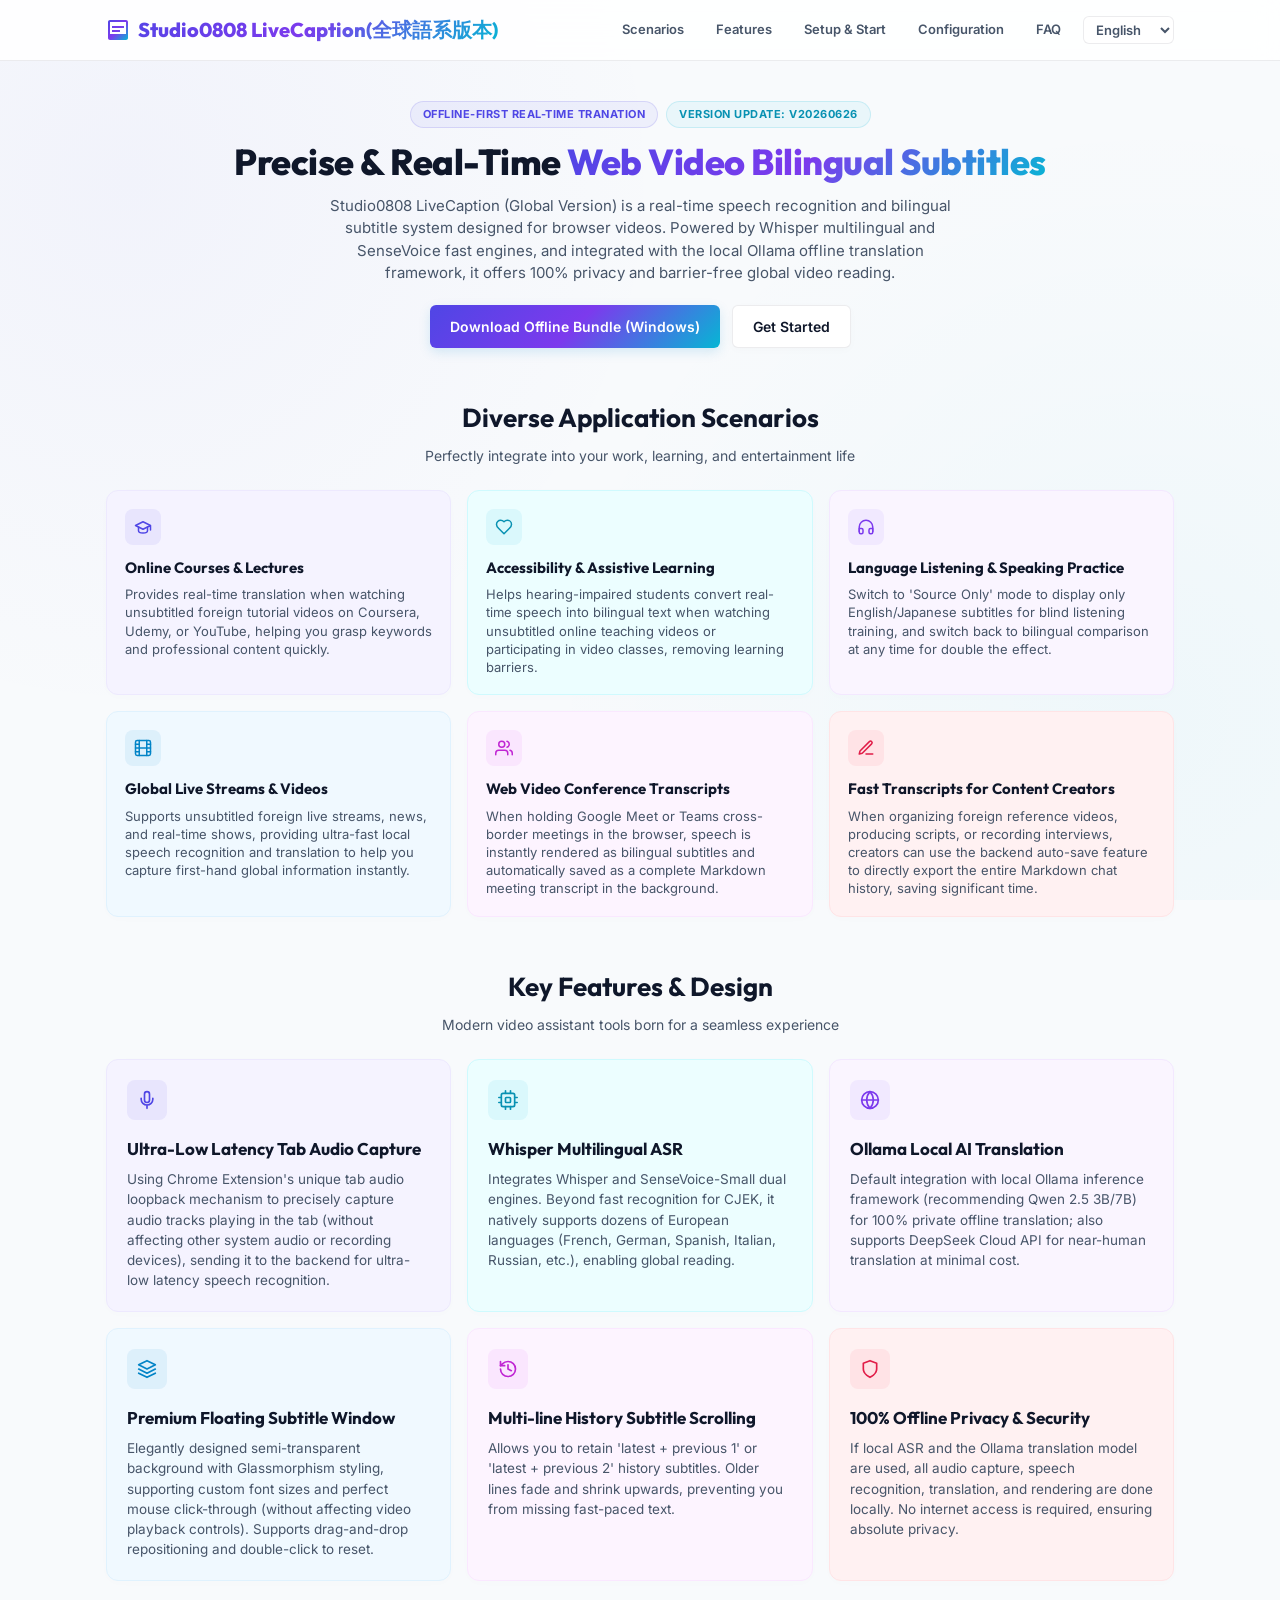
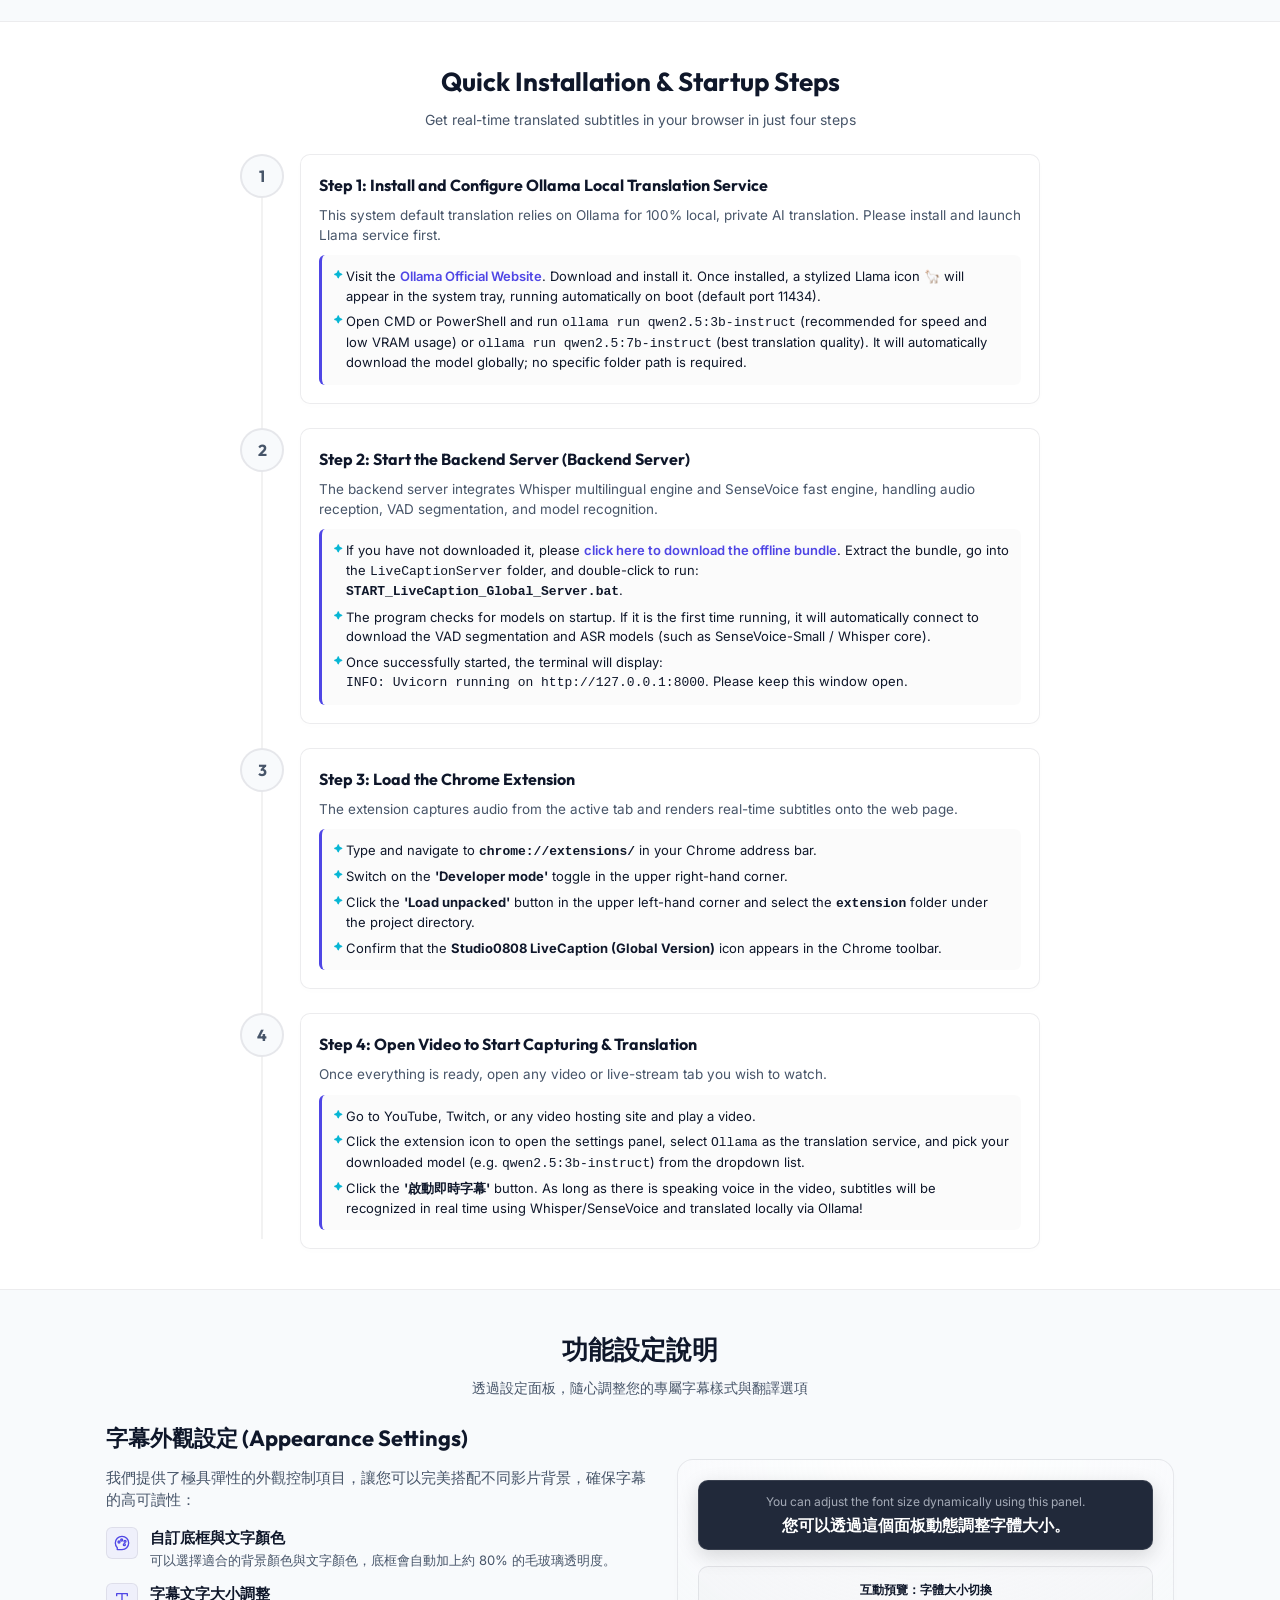
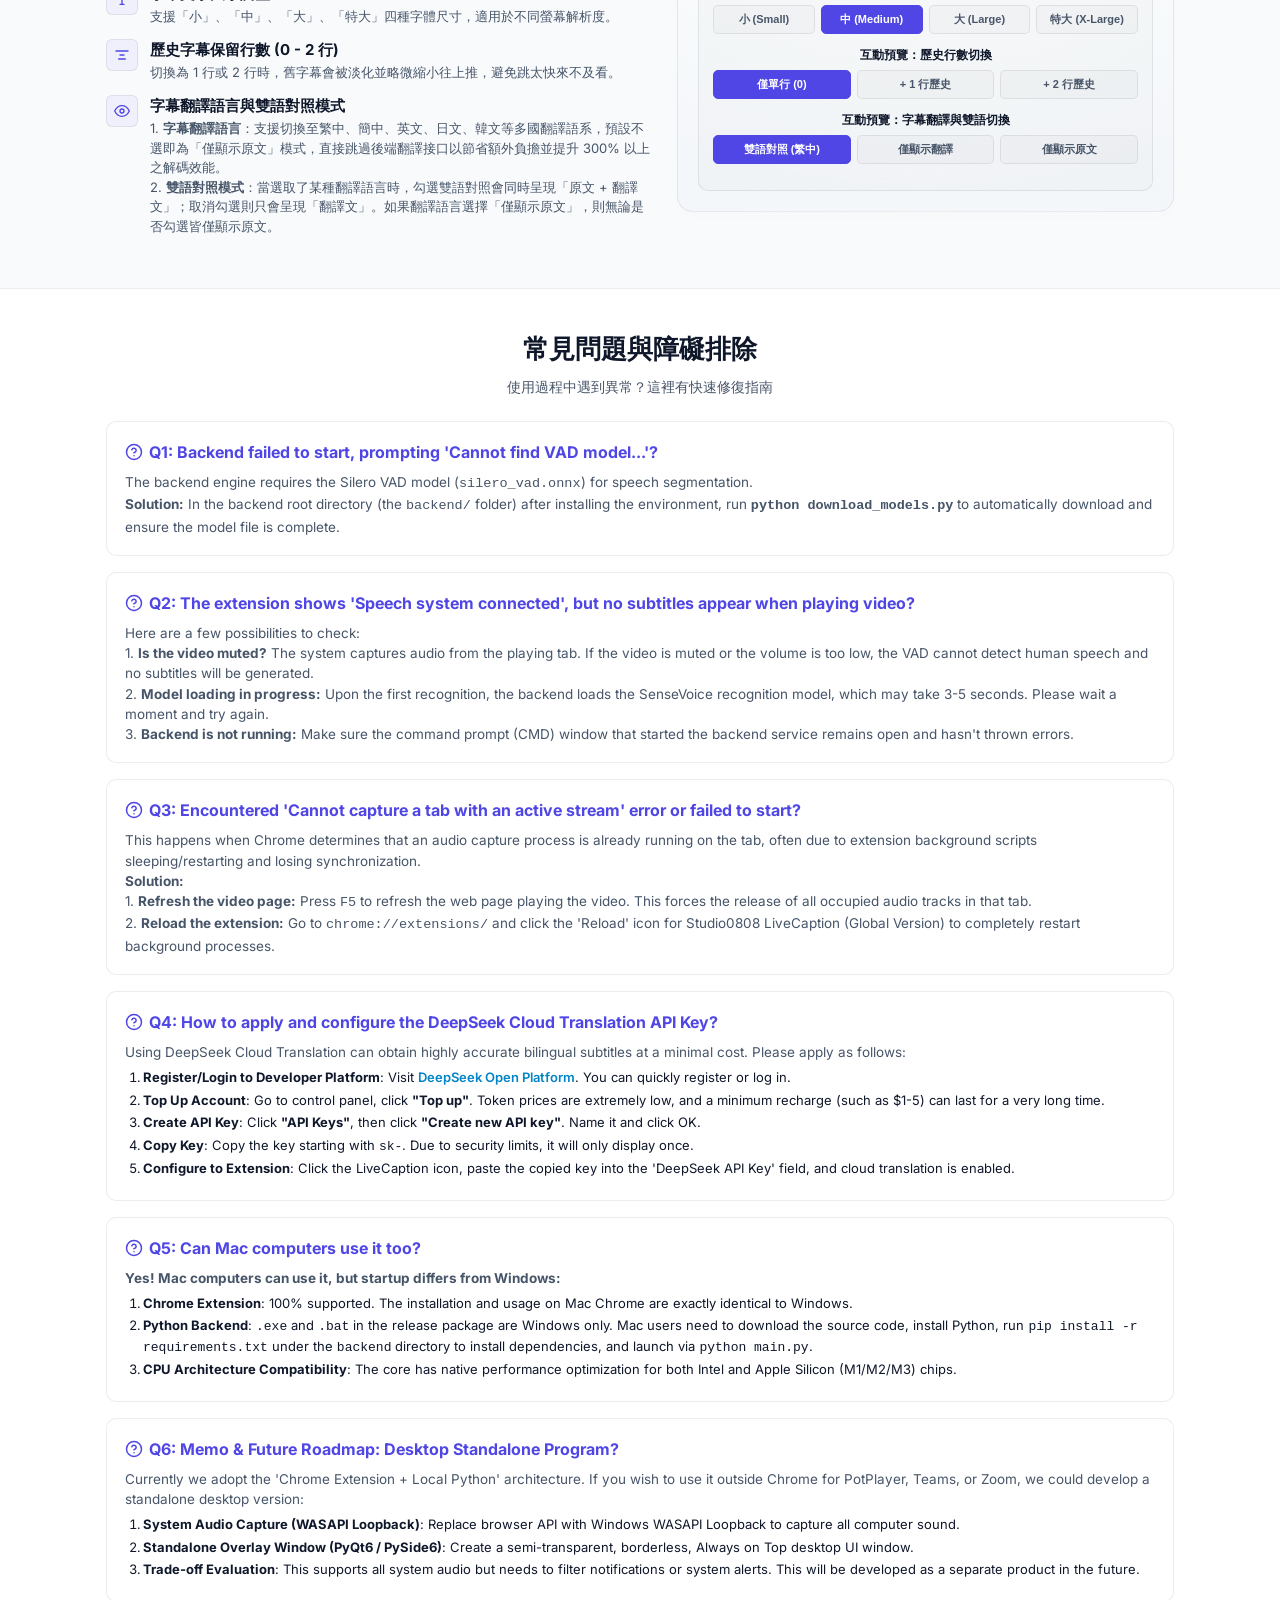
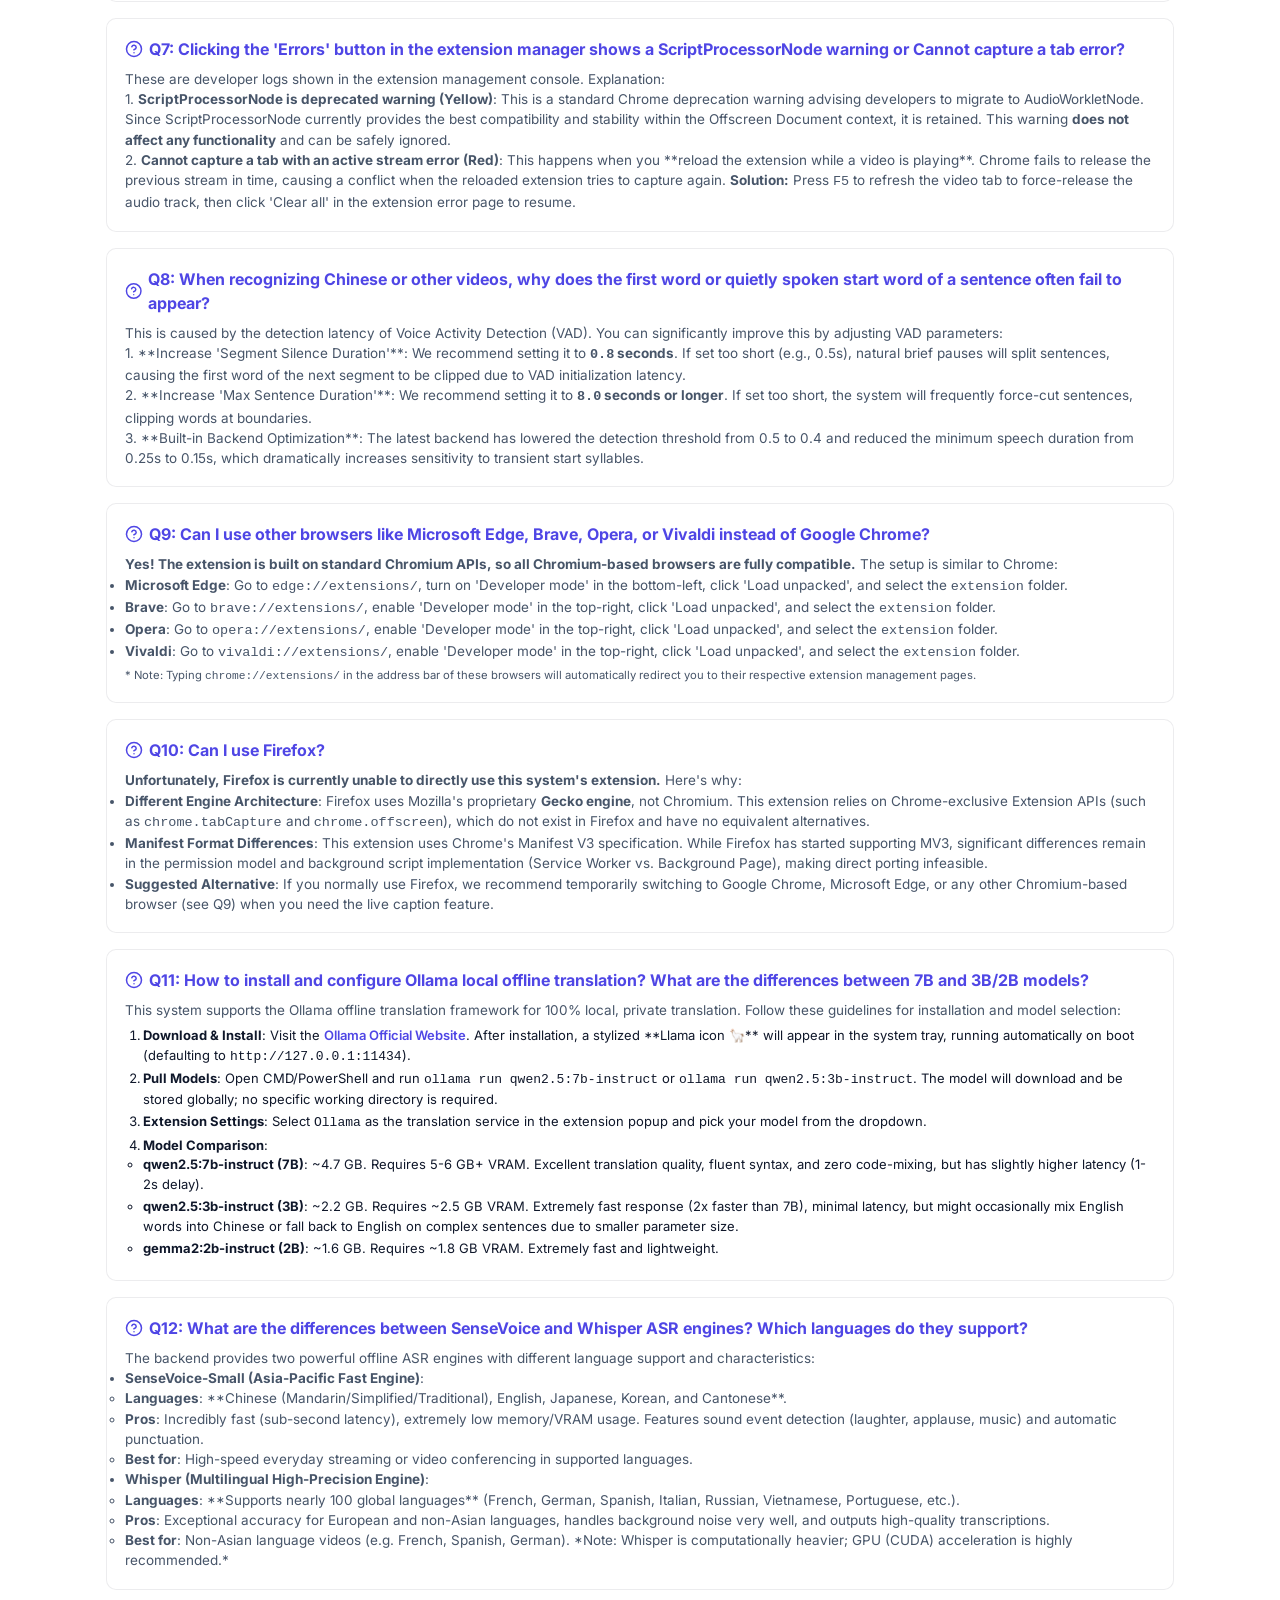
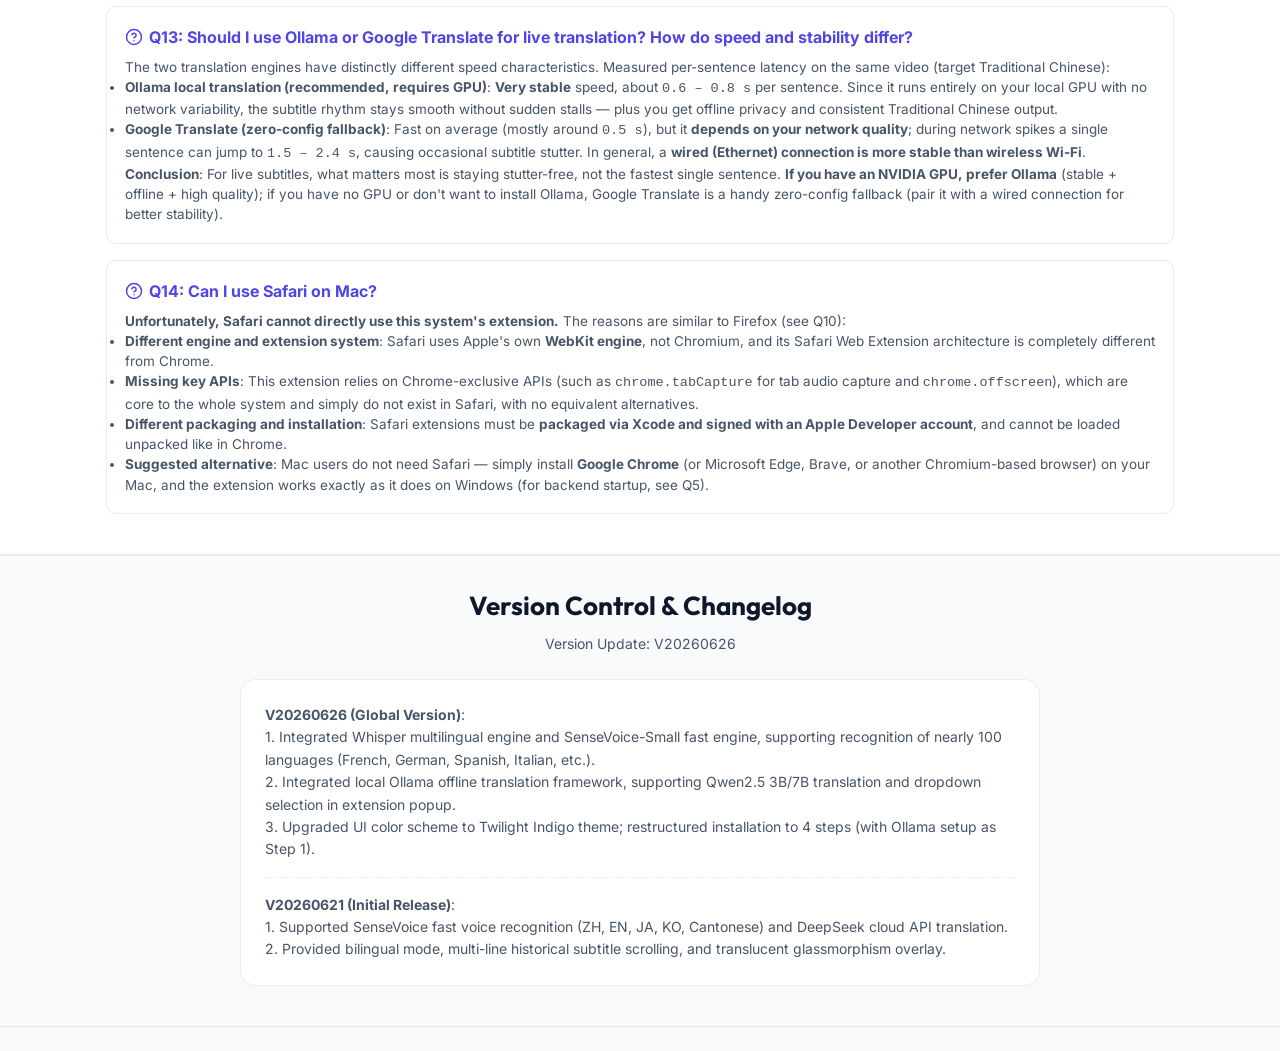
<file: docs/index.html>
<!DOCTYPE html>
<html lang="zh-TW">
<head>
  <meta charset="UTF-8">
  <meta name="viewport" content="width=device-width, initial-scale=1.0">
  <title>即時字幕 - Studio0808 LiveCaption(全球語系版本)</title>
  <!-- Colorful Inline SVG Favicon representing speech & play -->
  <link rel="icon" type="image/svg+xml" href="data:image/svg+xml,%3Csvg xmlns='http://www.w3.org/2000/svg' viewBox='0 0 24 24'%3E%3Cdefs%3E%3ClinearGradient id='fav-grad' x1='0%25' y1='0%25' x2='100%25' y2='100%25'%3E%3Cstop offset='0%25' stop-color='%234f46e5'/%3E%3Cstop offset='100%25' stop-color='%2306b6d4'/%3E%3C/linearGradient%3E%3C/defs%3E%3Cpath fill='url(%23fav-grad)' d='M20 2H4c-1.1 0-2 .9-2 2v12c0 1.1.9 2 2 2h14l4 4V4c0-1.1-.9-2-2-2zM8 14H6v-2h2v2zm0-3H6V9h2v2zm0-3H6V6h2v2zm8 6h-6v-2h6v2zm0-3h-6V9h6v2zm0-3h-6V6h6v2z'/%3E%3C/svg%3E">
  <!-- Google Fonts: Inter & Outfit -->
  <link rel="preconnect" href="https://fonts.googleapis.com">
  <link rel="preconnect" href="https://fonts.gstatic.com" crossorigin>
  <link href="https://fonts.googleapis.com/css2?family=Inter:wght@300;400;500;600;700&family=Outfit:wght@400;500;600;700;800&display=swap" rel="stylesheet">
  
  <style>
    :root {
      --bg-primary: #f8fafc; /* 星際淺灰藍 */
      --bg-secondary: #ffffff; /* 純白背景 */
      --bg-tertiary: #f1f5f9; /* 卡片與側欄底色 */
      --text-primary: #0f172a; /* 深石板灰 */
      --text-secondary: #475569; /* 涼爽灰色 */
      --accent-gradient: linear-gradient(135deg, #4f46e5 0%, #7c3aed 50%, #06b6d4 100%); /* 星際紫羅蘭到銀河青藍漸層 */
      --accent-color: #4f46e5; /* 紫羅蘭 */
      --accent-color-light: #06b6d4; /* 青藍 */
      --accent-glow: rgba(79, 70, 229, 0.08);
      --glass-bg: rgba(255, 255, 255, 0.9);
      --glass-border: rgba(15, 23, 42, 0.08);
      --font-heading: 'Outfit', 'Inter', -apple-system, BlinkMacSystemFont, sans-serif;
      --font-body: 'Inter', -apple-system, BlinkMacSystemFont, "Segoe UI", Roboto, sans-serif;
      --transition-smooth: all 0.25s cubic-bezier(0.4, 0, 0.2, 1);
    }

    * {
      box-sizing: border-box;
      margin: 0;
      padding: 0;
    }

    html {
      scroll-behavior: smooth;
    }

    body {
      background-color: var(--bg-primary);
      color: var(--text-primary);
      font-family: var(--font-body);
      line-height: 1.5;
      overflow-x: hidden;
      background-image: 
        radial-gradient(circle at 10% 20%, rgba(79, 70, 229, 0.04) 0%, transparent 40%),
        radial-gradient(circle at 90% 80%, rgba(6, 182, 212, 0.04) 0%, transparent 45%);
      background-attachment: fixed;
    }

    /* Custom Scrollbar */
    ::-webkit-scrollbar {
      width: 8px;
    }
    ::-webkit-scrollbar-track {
      background: var(--bg-primary);
    }
    ::-webkit-scrollbar-thumb {
      background: #cbd5e1;
      border-radius: 4px;
    }
    ::-webkit-scrollbar-thumb:hover {
      background: #94a3b8;
    }

    /* Container layout */
    .container {
      max-width: 1100px;
      margin: 0 auto;
      padding: 0 16px;
    }

    /* Header & Navigation */
    header {
      background: rgba(255, 255, 255, 0.85);
      backdrop-filter: blur(12px);
      -webkit-backdrop-filter: blur(12px);
      border-bottom: 1px solid var(--glass-border);
      position: sticky;
      top: 0;
      z-index: 100;
      transition: var(--transition-smooth);
    }

    .nav-wrapper {
      display: flex;
      justify-content: space-between;
      align-items: center;
      height: 60px;
    }

    .logo {
      font-family: var(--font-heading);
      font-size: 20px;
      font-weight: 800;
      background: var(--accent-gradient);
      -webkit-background-clip: text;
      -webkit-text-fill-color: transparent;
      display: flex;
      align-items: center;
      gap: 8px;
    }

    .logo svg {
      width: 24px;
      height: 24px;
      fill: url(#logo-grad);
    }

    nav ul {
      display: flex;
      list-style: none;
      gap: 12px;
    }

    nav a {
      color: var(--text-secondary);
      text-decoration: none;
      font-weight: 600;
      font-size: 13px;
      transition: var(--transition-smooth);
      padding: 6px 10px;
      border-radius: 6px;
    }

    nav a:hover, nav a.active {
      color: var(--text-primary);
      background: rgba(0, 0, 0, 0.04);
    }

    /* Hero Section (More Compact) */
    .hero {
      padding: 40px 0 20px;
      text-align: center;
      position: relative;
    }

    .hero-badge {
      display: inline-block;
      padding: 4px 12px;
      background: rgba(79, 70, 229, 0.06);
      border: 1px solid rgba(79, 70, 229, 0.15);
      border-radius: 100px;
      color: #4f46e5;
      font-size: 11px;
      font-weight: 700;
      margin-bottom: 12px;
      text-transform: uppercase;
      letter-spacing: 0.5px;
    }

    .hero h1 {
      font-family: var(--font-heading);
      font-size: 36px;
      font-weight: 800;
      line-height: 1.2;
      margin-bottom: 12px;
      letter-spacing: -0.5px;
      color: #0f172a;
    }

    .hero h1 span {
      background: var(--accent-gradient);
      -webkit-background-clip: text;
      -webkit-text-fill-color: transparent;
    }

    .hero p {
      font-size: 15px;
      color: var(--text-secondary);
      max-width: 650px;
      margin: 0 auto 20px;
    }

    .hero-buttons {
      display: flex;
      justify-content: center;
      gap: 12px;
    }

    .btn {
      display: inline-flex;
      align-items: center;
      gap: 6px;
      padding: 10px 20px;
      border-radius: 6px;
      font-size: 14px;
      font-weight: 600;
      text-decoration: none;
      cursor: pointer;
      transition: var(--transition-smooth);
    }

    .btn-primary {
      background: var(--accent-gradient);
      color: white;
      box-shadow: 0 4px 12px rgba(2, 132, 199, 0.15);
    }

    .btn-primary:hover {
      transform: translateY(-1.5px);
      box-shadow: 0 6px 18px rgba(2, 132, 199, 0.25);
    }

    .btn-secondary {
      background: #ffffff;
      color: var(--text-primary);
      border: 1px solid var(--glass-border);
      box-shadow: 0 2px 8px rgba(0, 0, 0, 0.02);
    }

    .btn-secondary:hover {
      background: var(--bg-tertiary);
      transform: translateY(-1.5px);
    }

    /* Scenarios Section (More Compact) */
    .scenarios-section {
      padding: 30px 0 20px;
    }

    .scenarios-grid {
      display: grid;
      grid-template-columns: repeat(auto-fit, minmax(280px, 1fr));
      gap: 16px;
      margin-top: 20px;
    }

    .scenario-card {
      background: var(--glass-bg);
      border: 1px solid var(--glass-border);
      border-radius: 12px;
      padding: 18px;
      box-shadow: 0 2px 12px rgba(0, 0, 0, 0.01);
      transition: var(--transition-smooth);
    }

    .scenario-card:hover {
      transform: translateY(-3px);
      box-shadow: 0 8px 20px rgba(79, 70, 229, 0.06);
      border-color: rgba(79, 70, 229, 0.15);
    }

    /* Diverse Light Pastel Backgrounds for Scenario Cards */
    .scenario-card:nth-child(1) { background-color: #f5f3ff; border-color: #ede9fe; }
    .scenario-card:nth-child(1) .scenario-icon { background: rgba(79, 70, 229, 0.08); color: #4f46e5; }

    .scenario-card:nth-child(2) { background-color: #ecfeff; border-color: #cffafe; }
    .scenario-card:nth-child(2) .scenario-icon { background: rgba(6, 182, 212, 0.08); color: #0891b2; }

    .scenario-card:nth-child(3) { background-color: #faf5ff; border-color: #f3e8ff; }
    .scenario-card:nth-child(3) .scenario-icon { background: rgba(139, 92, 246, 0.08); color: #7c3aed; }

    .scenario-card:nth-child(4) { background-color: #f0f9ff; border-color: #e0f2fe; }
    .scenario-card:nth-child(4) .scenario-icon { background: rgba(2, 132, 199, 0.08); color: #0284c7; }

    .scenario-card:nth-child(5) { background-color: #fdf4ff; border-color: #fae8ff; }
    .scenario-card:nth-child(5) .scenario-icon { background: rgba(217, 70, 239, 0.08); color: #c026d3; }

    .scenario-card:nth-child(6) { background-color: #fff1f2; border-color: #ffe4e6; }
    .scenario-card:nth-child(6) .scenario-icon { background: rgba(244, 63, 94, 0.08); color: #e11d48; }

    .scenario-icon {
      width: 36px;
      height: 36px;
      background: rgba(16, 185, 129, 0.06);
      color: var(--accent-color-light);
      border-radius: 8px;
      display: flex;
      align-items: center;
      justify-content: center;
      margin-bottom: 12px;
    }

    .scenario-icon svg {
      width: 18px;
      height: 18px;
    }

    .scenario-card h3 {
      font-family: var(--font-heading);
      font-size: 15px;
      font-weight: 700;
      color: #0f172a;
      margin-bottom: 6px;
    }

    .scenario-card p {
      font-size: 13px;
      color: var(--text-secondary);
      line-height: 1.4;
    }

    /* Features Grid (More Compact) */
    .features-section {
      padding: 30px 0 40px;
    }

    .section-title-wrapper {
      text-align: center;
      margin-bottom: 24px;
    }

    .section-title {
      font-family: var(--font-heading);
      font-size: 26px;
      font-weight: 700;
      color: #0f172a;
      margin-bottom: 8px;
    }

    .section-subtitle {
      font-size: 14px;
      color: var(--text-secondary);
      max-width: 600px;
      margin: 0 auto;
    }

    .features-grid {
      display: grid;
      grid-template-columns: repeat(auto-fit, minmax(280px, 1fr));
      gap: 16px;
    }

    .feature-card {
      background: var(--bg-secondary);
      border: 1px solid var(--glass-border);
      border-radius: 12px;
      padding: 20px;
      box-shadow: 0 2px 12px rgba(0, 0, 0, 0.01);
      transition: var(--transition-smooth);
      position: relative;
      overflow: hidden;
    }

    .feature-card::before {
      content: '';
      position: absolute;
      top: 0;
      left: 0;
      width: 100%;
      height: 3px;
      background: var(--accent-gradient);
      opacity: 0;
      transition: var(--transition-smooth);
    }

    .feature-card:hover {
      transform: translateY(-4px);
      border-color: rgba(79, 70, 229, 0.15);
      box-shadow: 0 10px 25px rgba(79, 70, 229, 0.04);
    }

    .feature-card:hover::before {
      opacity: 1;
    }

    /* Diverse Light Pastel Backgrounds for Feature Cards */
    .feature-card:nth-child(1) { background-color: #f5f3ff; border-color: #ede9fe; }
    .feature-card:nth-child(1) .feature-icon-wrapper { background: rgba(79, 70, 229, 0.08); color: #4f46e5; }

    .feature-card:nth-child(2) { background-color: #ecfeff; border-color: #cffafe; }
    .feature-card:nth-child(2) .feature-icon-wrapper { background: rgba(6, 182, 212, 0.08); color: #0891b2; }

    .feature-card:nth-child(3) { background-color: #faf5ff; border-color: #f3e8ff; }
    .feature-card:nth-child(3) .feature-icon-wrapper { background: rgba(139, 92, 246, 0.08); color: #7c3aed; }

    .feature-card:nth-child(4) { background-color: #f0f9ff; border-color: #e0f2fe; }
    .feature-card:nth-child(4) .feature-icon-wrapper { background: rgba(2, 132, 199, 0.08); color: #0284c7; }

    .feature-card:nth-child(5) { background-color: #fdf4ff; border-color: #fae8ff; }
    .feature-card:nth-child(5) .feature-icon-wrapper { background: rgba(217, 70, 239, 0.08); color: #c026d3; }

    .feature-card:nth-child(6) { background-color: #fff1f2; border-color: #ffe4e6; }
    .feature-card:nth-child(6) .feature-icon-wrapper { background: rgba(244, 63, 94, 0.08); color: #e11d48; }

    .feature-icon-wrapper {
      width: 40px;
      height: 40px;
      border-radius: 8px;
      background: rgba(2, 132, 199, 0.06);
      display: flex;
      align-items: center;
      justify-content: center;
      color: var(--accent-color);
      margin-bottom: 16px;
    }

    .feature-icon-wrapper svg {
      width: 20px;
      height: 20px;
    }

    .feature-card h3 {
      font-family: var(--font-heading);
      font-size: 17px;
      font-weight: 700;
      margin-bottom: 8px;
      color: #0f172a;
    }

    .feature-card p {
      color: var(--text-secondary);
      font-size: 13.5px;
      line-height: 1.5;
    }

    /* Operations Flow & Steps (More Compact) */
    .steps-section {
      background: var(--bg-secondary);
      padding: 40px 0;
      border-top: 1px solid var(--glass-border);
      border-bottom: 1px solid var(--glass-border);
    }

    .steps-flow {
      max-width: 800px;
      margin: 24px auto 0;
      position: relative;
    }

    .steps-flow::before {
      content: '';
      position: absolute;
      left: 21px;
      top: 10px;
      bottom: 10px;
      width: 2px;
      background: rgba(0, 0, 0, 0.05);
    }

    .step-item {
      display: flex;
      gap: 16px;
      margin-bottom: 24px;
      position: relative;
    }

    .step-item:last-child {
      margin-bottom: 0;
    }

    .step-badge {
      width: 44px;
      height: 44px;
      border-radius: 50%;
      background: #f8fafc;
      border: 2px solid var(--glass-border);
      display: flex;
      align-items: center;
      justify-content: center;
      font-family: var(--font-heading);
      font-size: 16px;
      font-weight: 700;
      color: #475569;
      z-index: 2;
      flex-shrink: 0;
      transition: var(--transition-smooth);
    }

    .step-item:hover .step-badge {
      border-color: var(--accent-color);
      color: var(--accent-color);
      background: rgba(79, 70, 229, 0.06);
      box-shadow: 0 0 10px var(--accent-glow);
    }

    .step-content {
      background: var(--glass-bg);
      backdrop-filter: blur(8px);
      border: 1px solid var(--glass-border);
      border-radius: 10px;
      padding: 18px;
      flex-grow: 1;
      box-shadow: 0 2px 10px rgba(0, 0, 0, 0.01);
    }

    .step-content h3 {
      font-family: var(--font-heading);
      font-size: 16px;
      font-weight: 700;
      color: #0f172a;
      margin-bottom: 8px;
      display: flex;
      align-items: center;
      gap: 6px;
    }

    .step-content p {
      color: var(--text-secondary);
      font-size: 13.5px;
      margin-bottom: 10px;
    }

    .step-details {
      background: rgba(0, 0, 0, 0.015);
      border-radius: 6px;
      padding: 12px;
      border-left: 3px solid var(--accent-color);
    }

    .step-details ul {
      list-style-type: none;
    }

    .step-details li {
      font-size: 13px;
      color: var(--text-primary);
      margin-bottom: 6px;
      padding-left: 12px;
      position: relative;
    }

    .step-details li::before {
      content: '✦';
      color: var(--accent-color-light);
      position: absolute;
      left: 0;
      font-size: 9px;
      top: 1px;
    }

    .step-details li:last-child {
      margin-bottom: 0;
    }

    /* Configuration Panel Showcase (More Compact) */
    .config-section {
      padding: 40px 0;
    }

    .config-showcase {
      display: flex;
      flex-wrap: wrap;
      gap: 24px;
      align-items: center;
      margin-top: 24px;
    }

    .config-text {
      flex: 1 1 450px;
    }

    .config-text h3 {
      font-family: var(--font-heading);
      font-size: 22px;
      margin-bottom: 12px;
      color: #0f172a;
    }

    .config-text p {
      color: var(--text-secondary);
      margin-bottom: 16px;
      font-size: 14.5px;
    }

    .config-item {
      display: flex;
      gap: 12px;
      margin-bottom: 12px;
    }

    .config-item-icon {
      width: 32px;
      height: 32px;
      border-radius: 6px;
      background: rgba(79, 70, 229, 0.05);
      border: 1px solid var(--glass-border);
      display: flex;
      align-items: center;
      justify-content: center;
      color: var(--accent-color);
      flex-shrink: 0;
    }

    .config-item-icon svg {
      width: 16px;
      height: 16px;
    }

    .config-item-text h4 {
      font-size: 15px;
      font-weight: 700;
      margin-bottom: 2px;
      color: #0f172a;
    }

    .config-item-text p {
      font-size: 13px;
      color: var(--text-secondary);
      margin-bottom: 0;
    }

    .config-visual {
      flex: 1 1 400px;
      background: radial-gradient(100% 100% at 50% 0%, rgba(255, 255, 255, 0.95) 0%, rgba(240, 244, 248, 0.6) 100%);
      border: 1px solid var(--glass-border);
      border-radius: 16px;
      padding: 20px;
      position: relative;
      box-shadow: 0 4px 15px rgba(0, 0, 0, 0.01);
      width: 100%;
    }

    /* Mock Subtitle Window Demo */
    .mock-caption-window {
      background: rgba(15, 23, 42, 0.92);
      border: 1px solid rgba(255, 255, 255, 0.1);
      border-radius: 10px;
      padding: 12px 16px;
      text-align: center;
      box-shadow: 0 6px 20px rgba(0, 0, 0, 0.15);
      margin-bottom: 16px;
      max-width: 100%;
    }

    .mock-line {
      margin-bottom: 6px;
    }
    
    .mock-line:last-child {
      margin-bottom: 0;
    }

    .mock-line.history {
      opacity: 0.45;
      transform: scale(0.94);
    }

    .mock-raw {
      font-size: 12px;
      color: rgba(220, 225, 235, 0.7);
      margin-bottom: 2px;
    }

    .mock-zh {
      font-size: 15px;
      color: #38bdf8;
      font-weight: 700;
    }

    .mock-zh-latest {
      font-size: 16px;
      color: #ffffff;
      font-weight: 700;
    }

    /* Interactive Size Demo Control */
    .interactive-demo {
      background: rgba(0, 0, 0, 0.015);
      border: 1px solid var(--glass-border);
      border-radius: 10px;
      padding: 14px;
    }

    .interactive-controls {
      display: flex;
      justify-content: space-between;
      margin-bottom: 12px;
      gap: 6px;
    }

    .demo-btn {
      flex: 1;
      padding: 6px;
      border: 1px solid var(--glass-border);
      background: rgba(0, 0, 0, 0.02);
      color: var(--text-secondary);
      border-radius: 5px;
      cursor: pointer;
      font-size: 11px;
      font-weight: 600;
      transition: var(--transition-smooth);
    }

    .demo-btn.active, .demo-btn:hover {
      background: var(--accent-color);
      color: white;
      border-color: var(--accent-color);
    }

    /* Troubleshooting section (More Compact) */
    .faq-section {
      background: var(--bg-secondary);
      padding: 40px 0;
      border-top: 1px solid var(--glass-border);
      border-bottom: 1px solid var(--glass-border);
    }

    .faq-grid {
      display: grid;
      grid-template-columns: 1fr;
      gap: 16px;
      margin-top: 24px;
    }

    .faq-card {
      background: var(--glass-bg);
      border: 1px solid var(--glass-border);
      border-radius: 10px;
      padding: 18px;
      transition: var(--transition-smooth);
    }

    .faq-card:hover {
      border-color: rgba(79, 70, 229, 0.2);
    }

    .faq-card h4 {
      font-size: 16px;
      font-weight: 700;
      margin-bottom: 8px;
      color: var(--accent-color);
      display: flex;
      align-items: center;
      gap: 6px;
    }

    .faq-card p, .faq-card .faq-desc {
      color: var(--text-secondary);
      font-size: 13.5px;
      line-height: 1.5;
    }

    .faq-card ol {
      margin-left: 18px;
      margin-top: 6px;
      font-size: 13px;
      color: var(--text-primary);
    }

    .faq-card ol li {
      margin-bottom: 3px;
    }

    .alert-box {
      margin-top: 8px;
      padding: 10px 14px;
      border-radius: 4px;
      background: rgba(239, 68, 68, 0.04);
      border: 1px solid rgba(239, 68, 68, 0.12);
      font-size: 12.5px;
      color: #dc2626;
    }

    /* Footer (Centered & Clean) */
    footer {
      padding: 24px 0;
      text-align: center;
      border-top: 1px solid var(--glass-border);
      color: var(--text-secondary);
      font-size: 12.5px;
      background: #f8fafc;
    }

    footer p {
      margin-bottom: 4px;
      color: #475569;
    }

    /* Responsive adjustments for Mobile & Tablet */
    @media (max-width: 768px) {
      .hero {
        padding: 30px 0 10px;
      }
      .hero h1 {
        font-size: 28px;
      }
      .hero p {
        font-size: 14px;
      }
      .nav-wrapper {
        flex-direction: column;
        height: auto;
        padding: 12px 0;
        gap: 10px;
      }
      nav ul {
        flex-wrap: wrap;
        justify-content: center;
        gap: 6px;
      }
      nav a {
        padding: 4px 8px;
        font-size: 12px;
      }
      .step-item {
        flex-direction: column;
        gap: 12px;
      }
      .steps-flow::before {
        display: none;
      }
      .step-badge {
        align-self: flex-start;
        width: 36px;
        height: 36px;
        font-size: 14px;
      }
      .feature-card, .scenario-card {
        padding: 16px;
      }
      .config-showcase {
        flex-direction: column;
        align-items: stretch;
      }
      .interactive-controls {
        flex-wrap: wrap;
      }
      .demo-btn {
        flex: 1 1 calc(50% - 4px);
        margin-bottom: 4px;
      }
    }

    @media (max-width: 480px) {
      .hero-buttons {
        flex-direction: column;
        align-items: stretch;
        gap: 8px;
        max-width: 280px;
        margin: 0 auto;
      }
      .btn {
        justify-content: center;
      }
      .demo-btn {
        flex: 1 1 100%;
      }
    }

    #doc-lang-select {
      background: rgba(255, 255, 255, 0.8);
      border: 1px solid var(--glass-border);
      border-radius: 6px;
      padding: 4px 8px;
      font-size: 13px;
      font-weight: 600;
      color: var(--text-secondary);
      cursor: pointer;
      outline: none;
      transition: var(--transition-smooth);
      font-family: var(--font-body);
    }
    #doc-lang-select:hover, #doc-lang-select:focus {
      border-color: var(--accent-color);
      color: var(--text-primary);
      background: #ffffff;
      box-shadow: 0 0 8px var(--accent-glow);
    }
    .lang-select-item {
      display: flex;
      align-items: center;
    }
  </style>
</head>
<body>

  <!-- SVG gradient definition -->
  <svg style="position: absolute; width: 0; height: 0;" aria-hidden="true" focusable="false">
    <defs>
      <linearGradient id="logo-grad" x1="0%" y1="0%" x2="100%" y2="100%">
        <stop offset="0%" stop-color="#4f46e5" />
        <stop offset="50%" stop-color="#7c3aed" />
        <stop offset="100%" stop-color="#06b6d4" />
      </linearGradient>
    </defs>
  </svg>

  <header>
    <div class="container nav-wrapper">
      <div class="logo">
        <!-- Caption Icon -->
        <svg viewBox="0 0 24 24">
          <path d="M20,2H4C2.9,2,2,2.9,2,4v16c0,1.1,0.9,2,2,2h16c1.1,0,2-0.9,2-2V4C22,2.9,21.1,2,20,2z M20,16H4V4h16V16z M6,12h8v2H6V12z M6,8h12v2H6V8z"/>
        </svg>
        <span>Studio0808 LiveCaption(全球語系版本)</span>
      </div>
      <nav>
        <ul>
          <li><a href="#scenarios" data-i18n="nav-scenarios">應用場景</a></li>
          <li><a href="#features" data-i18n="nav-features">系統特色</a></li>
          <li><a href="#steps" data-i18n="nav-steps">安裝與啟動</a></li>
          <li><a href="#config" data-i18n="nav-config">設定說明</a></li>
          <li><a href="#troubleshooting" data-i18n="nav-troubleshooting">常見問題</a></li>
          <li class="lang-select-item">
            <select id="doc-lang-select" aria-label="Language Selector">
              <option value="zh-TW">繁體中文</option>
              <option value="zh-CN">简体中文</option>
              <option value="en">English</option>
              <option value="ja">日本語</option>
              <option value="ko">한국어</option>
              <option value="es">Español</option>
              <option value="fr">Français</option>
              <option value="de">Deutsch</option>
            </select>
          </li>
        </ul>
      </nav>
    </div>
  </header>

  <!-- Hero Section -->
  <section class="hero">
    <div class="container">
            <div style="display: flex; justify-content: center; gap: 8px; margin-bottom: 12px; flex-wrap: wrap;">
        <div class="hero-badge" data-i18n="hero-badge" style="margin-bottom: 0;">OFFLINE-FIRST REAL-TIME TRANSLATION</div>
        <div class="hero-badge" data-i18n="version-info" style="margin-bottom: 0; background: rgba(6, 182, 212, 0.06); border-color: rgba(6, 182, 212, 0.15); color: #0891b2;">V20260626</div>
      </div>
      <h1 data-i18n="hero-title">精準、即時的<span>網頁影音雙語字幕</span></h1>
      <p data-i18n="hero-desc">Studio0808 LiveCaption(全球語系版本) 是一套專為瀏覽器影片設計的即時語音識別與雙語字幕翻譯系統。完全在您的本機電腦執行，擁有 100% 的隱私保護與極低延遲的速度。</p>
      <div class="hero-buttons">
        <a href="https://drive.google.com/file/d/1FMWvPvIfw3KsGquizbHZj24yVxkOPg7a/view?usp=sharing" target="_blank" class="btn btn-primary" data-i18n="btn-download">下載離線整合包 (Windows)</a>
        <a href="#steps" class="btn btn-secondary" data-i18n="btn-start">開始使用</a>
      </div>
    </div>
  </section>

  <!-- Scenarios Section -->
  <section id="scenarios" class="scenarios-section">
    <div class="container">
      <div class="section-title-wrapper">
        <h2 class="section-title" data-i18n="title-scenarios">多元應用場景</h2>
        <p class="section-subtitle" data-i18n="sub-scenarios">完美融入您的工作、學習與娛樂生活</p>
      </div>
      
      <div class="scenarios-grid">
        <!-- Scenario 1 -->
        <div class="scenario-card">
          <div class="scenario-icon">
            <svg viewBox="0 0 24 24" fill="none" stroke="currentColor" stroke-width="2" stroke-linecap="round" stroke-linejoin="round">
              <path d="M22 10v6M2 10l10-5 10 5-10 5z"/>
              <path d="M6 12v5c0 2 2 3 6 3s6-1 6-3v-5"/>
            </svg>
          </div>
          <h3 data-i18n="s1-title">線上課程與學術講座</h3>
          <p data-i18n="s1-desc">觀看 Coursera、Udemy、YouTube 上的無字幕國外教學影片時，提供即時繁中翻譯，幫助快速掌握關鍵字與專業內容。</p>
        </div>

        <!-- Scenario 2 -->
        <div class="scenario-card">
          <div class="scenario-icon">
            <svg viewBox="0 0 24 24" fill="none" stroke="currentColor" stroke-width="2" stroke-linecap="round" stroke-linejoin="round">
              <path d="M19 14c1.49-1.46 3-3.21 3-5.5A5.5 5.5 0 0 0 16.5 3c-1.76 0-3 .5-4.5 2-1.5-1.5-2.74-2-4.5-2A5.5 5.5 0 0 0 2 8.5c0 2.3 1.5 4.05 3 5.5l7 7Z"/>
            </svg>
          </div>
          <h3 data-i18n="s2-title">聽障輔助與無障礙學習</h3>
          <p data-i18n="s2-desc">幫助聽障或聽力不便的學生，在觀看無字幕的線上教學影片、參與視訊課程時，將即時語音轉化為雙語文字，消弭學習阻礙。</p>
        </div>

        <!-- Scenario 3 -->
        <div class="scenario-card">
          <div class="scenario-icon">
            <svg viewBox="0 0 24 24" fill="none" stroke="currentColor" stroke-width="2" stroke-linecap="round" stroke-linejoin="round">
              <path d="M3 18v-6a9 9 0 0 1 18 0v6"/>
              <path d="M21 19a2 2 0 0 1-2 2h-1a2 2 0 0 1-2-2v-3a2 2 0 0 1 2-2h3zM3 19a2 2 0 0 0 2 2h1a2 2 0 0 0 2-2v-3a2 2 0 0 0-2-2H3z"/>
            </svg>
          </div>
          <h3 data-i18n="s3-title">外語聽力與口說練習</h3>
          <p data-i18n="s3-desc">切換為「僅顯示原文」模式，只顯示純英文/日文字幕進行聽力盲聽訓練，遇到聽不懂的段落隨時切換回雙語對照，效果加倍。</p>
        </div>

        <!-- Scenario 4 -->
        <div class="scenario-card">
          <div class="scenario-icon">
            <svg viewBox="0 0 24 24" fill="none" stroke="currentColor" stroke-width="2" stroke-linecap="round" stroke-linejoin="round">
              <rect x="2" y="2" width="20" height="20" rx="2.18" ry="2.18"/>
              <line x1="7" y1="2" x2="7" y2="22"/>
              <line x1="17" y1="2" x2="17" y2="22"/>
              <line x1="2" y1="12" x2="22" y2="12"/>
              <line x1="2" y1="7" x2="7" y2="7"/>
              <line x1="2" y1="17" x2="7" y2="17"/>
              <line x1="17" y1="17" x2="22" y2="17"/>
              <line x1="17" y1="7" x2="22" y2="7"/>
            </svg>
          </div>
          <h3 data-i18n="s4-title">全球即時影音與直播</h3>
          <p data-i18n="s4-desc">支援無字幕的國外最新串流影音（如現場直播、海外新聞及即時節目等），提供本機極速語音識別與翻譯，讓您即時掌握第一手國外資訊。</p>
        </div>

        <!-- Scenario 5 -->
        <div class="scenario-card">
          <div class="scenario-icon">
            <svg viewBox="0 0 24 24" fill="none" stroke="currentColor" stroke-width="2" stroke-linecap="round" stroke-linejoin="round">
              <path d="M17 21v-2a4 4 0 0 0-4-4H5a4 4 0 0 0-4 4v2"/>
              <circle cx="9" cy="7" r="4"/>
              <path d="M23 21v-2a4 4 0 0 0-3-3.87"/>
              <path d="M16 3.13a4 4 0 0 1 0 7.75"/>
            </svg>
          </div>
          <h3 data-i18n="s5-title">網頁視訊會議逐字稿</h3>
          <p data-i18n="s5-desc">在瀏覽器進行 Google Meet、Teams 跨國會議時，即時把發言渲染成雙語字幕，並自動在背景存檔為完整的 Markdown 會議紀錄。</p>
        </div>

        <!-- Scenario 6 -->
        <div class="scenario-card">
          <div class="scenario-icon">
            <svg viewBox="0 0 24 24" fill="none" stroke="currentColor" stroke-width="2" stroke-linecap="round" stroke-linejoin="round">
              <path d="M12 20h9"/>
              <path d="M16.5 3.5a2.12 2.12 0 0 1 3 3L7 19l-4 1 1-4Z"/>
            </svg>
          </div>
          <h3 data-i18n="s6-title">影音創作者快速逐字稿</h3>
          <p data-i18n="s6-desc">創作者在整理國外參考影片、產出腳本或進行訪談記錄時，可利用後端自動存檔功能直接匯出整份 Markdown 對話紀錄，大幅節省時間。</p>
        </div>
      </div>
    </div>
  </section>

  <!-- Features Section -->
  <section id="features" class="features-section">
    <div class="container">
      <div class="section-title-wrapper">
        <h2 class="section-title" data-i18n="title-features">功能與設計特色</h2>
        <p class="section-subtitle" data-i18n="sub-features">專為流暢體驗而生的現代化影音輔助工具</p>
      </div>

      <div class="features-grid">
        <!-- Feature 1 -->
        <div class="feature-card">
          <div class="feature-icon-wrapper">
            <svg viewBox="0 0 24 24" fill="none" stroke="currentColor" stroke-width="2" stroke-linecap="round" stroke-linejoin="round">
              <path d="M12 2a3 3 0 0 0-3 3v7a3 3 0 0 0 6 0V5a3 3 0 0 0-3-3Z"/>
              <path d="M19 10v1a7 7 0 0 1-14 0v-1"/>
              <line x1="12" x2="12" y1="19" y2="22"/>
            </svg>
          </div>
          <h3 data-i18n="f1-title">極低延遲分頁音訊擷取</h3>
          <p data-i18n="f1-desc">藉由 Chrome Extension 獨創的分頁音訊 Loopback 機制，精準擷取分頁播放的音軌（不影響電腦其他音訊與錄音設備），提供給後端進行極低延遲的語音辨識。</p>
        </div>

        <!-- Feature 2 -->
        <div class="feature-card">
          <div class="feature-icon-wrapper">
            <svg viewBox="0 0 24 24" fill="none" stroke="currentColor" stroke-width="2">
              <rect x="4" y="4" width="16" height="16" rx="2" stroke-linecap="round" stroke-linejoin="round"/>
              <rect x="9" y="9" width="6" height="6" rx="1" stroke-linecap="round" stroke-linejoin="round"/>
              <path d="M9 1v3M15 1v3M9 20v3M15 20v3M20 9h3M20 15h3M1 9h3M1 15h3" stroke-linecap="round"/>
            </svg>
          </div>
          <h3 data-i18n="f2-title">本機離線 AI 語音辨識</h3>
          <p data-i18n="f2-desc">後端搭載 Sherpa-ONNX 架構與阿里巴巴開源的 SenseVoice-Small 語音大模型，支援中、英、日、韓、粵語等語音，離線解碼速度極快，準確度極高。</p>
        </div>

        <!-- Feature 3 -->
        <div class="feature-card">
          <div class="feature-icon-wrapper">
            <svg viewBox="0 0 24 24" fill="none" stroke="currentColor" stroke-width="2" stroke-linecap="round" stroke-linejoin="round">
              <circle cx="12" cy="12" r="10"/>
              <line x1="2" x2="22" y1="12" y2="12"/>
              <path d="M12 2a15.3 15.3 0 0 1 4 10 15.3 15.3 0 0 1-4 10 15.3 15.3 0 0 1-4-10 15.3 15.3 0 0 1 4-10z"/>
            </svg>
          </div>
          <h3 data-i18n="f3-title">自由切換翻譯引擎</h3>
          <p data-i18n="f3-desc">支援強大的本機 Ollama 推理框架（推薦使用 Qwen 2.5 3B 模型）進行全離線智能意譯；同時支援線上 DeepSeek 雲端 API，以極低的成本取得接近人工翻譯的語意品質。</p>
        </div>

        <!-- Feature 4 -->
        <div class="feature-card">
          <div class="feature-icon-wrapper">
            <svg viewBox="0 0 24 24" fill="none" stroke="currentColor" stroke-width="2" stroke-linecap="round" stroke-linejoin="round">
              <polygon points="12 2 2 7 12 12 22 7 12 2"/>
              <polyline points="2 17 12 22 22 17"/>
              <polyline points="2 12 12 17 22 12"/>
            </svg>
          </div>
          <h3 data-i18n="f4-title">高顏值字幕懸浮視窗</h3>
          <p data-i18n="f4-desc">精心設計的毛玻璃 (Glassmorphism) 半透明質感底框，支援字體大小自訂，具備完美的滑鼠穿透（不影響影片操作）。支援手勢拖拽定位與雙擊位置重置。</p>
        </div>

        <!-- Feature 5 -->
        <div class="feature-card">
          <div class="feature-icon-wrapper">
            <svg viewBox="0 0 24 24" fill="none" stroke="currentColor" stroke-width="2" stroke-linecap="round" stroke-linejoin="round">
              <path d="M3 12a9 9 0 1 0 9-9 9.75 9.75 0 0 0-6.74 2.74L3 8"/>
              <path d="M3 3v5h5"/>
              <path d="M12 7v5l4 2"/>
            </svg>
          </div>
          <h3 data-i18n="f5-title">多行歷史字幕滾動</h3>
          <p data-i18n="f5-desc">可選擇保留「最新 + 前 1 句」或「最新 + 前 2 句」的歷史字幕，舊字幕會以半透明、縮小解碼在上方滾動，避免字幕跳過快而漏看。</p>
        </div>

        <!-- Feature 6 -->
        <div class="feature-card">
          <div class="feature-icon-wrapper">
            <svg viewBox="0 0 24 24" fill="none" stroke="currentColor" stroke-width="2" stroke-linecap="round" stroke-linejoin="round">
              <path d="M12 22s8-4 8-10V5l-8-3-8 3v7c0 6 8 10 8 10z"/>
            </svg>
          </div>
          <h3 data-i18n="f6-title">100% 離線隱私安全</h3>
          <p data-i18n="f6-desc">若使用本機辨識與 Ollama 本地翻譯模型，所有音訊擷取、語音辨識、模型翻譯與字幕繪製皆在本機完成，無須連網，資料絕對不外洩。</p>
        </div>
      </div>
    </div>
  </section>

  <!-- Steps Section -->
  <section id="steps" class="steps-section">
    <div class="container">
      <div class="section-title-wrapper">
        <h2 class="section-title" data-i18n="title-steps">快速安裝與啟動步驟</h2>
        <p class="section-subtitle" data-i18n="sub-steps">只需四步，即可在瀏覽器中開啟即時翻譯字幕</p>
      </div>

      <div class="steps-flow">
        <!-- Step 1 -->
        <div class="step-item">
          <div class="step-badge">1</div>
          <div class="step-content">
            <h3 data-i18n="step1-title">第一步：安裝與設定 Ollama 本地翻譯服務</h3>
            <p data-i18n="step1-desc">本系統預設採用 Ollama 進行 100% 離線 AI 意譯。首次使用請先安裝並啟動 Llama 服務。</p>
            <div class="step-details">
              <ul>
                <li data-i18n="step1-d1">前往 <a href="https://ollama.com" target="_blank" style="color: var(--accent-color); font-weight: 600; text-decoration: none;">Ollama 官方網站</a> 下載並安裝。安裝後，工作列右下角將出現小羊駝 🦙 圖示，並常駐後台開機啟動（預設埠為 11434）。</li>
                <li data-i18n="step1-d2">開啟 CMD 或 PowerShell 終端機，執行指令 <code>ollama run qwen2.5:3b-instruct</code>（推薦，速度極快且顯存佔用低）或 <code>ollama run qwen2.5:7b-instruct</code>（翻譯品質最優），自動下載模型並常駐本機，無需在特定目錄下載。</li>
              </ul>
            </div>
          </div>
        </div>

        <!-- Step 2 -->
        <div class="step-item">
          <div class="step-badge">2</div>
          <div class="step-content">
            <h3 data-i18n="step2-title">第二步：啟動後端伺服器 (Backend Server)</h3>
            <p data-i18n="step2-desc">後端伺服器內建了 Whisper 多國語言高精度引擎與 SenseVoice 極速引擎，負責接收音訊、斷句與模型辨識。</p>
            <div class="step-details">
              <ul>
                <li data-i18n="step2-d1">若您尚未下載，請先 <a href="https://drive.google.com/file/d/1FMWvPvIfw3KsGquizbHZj24yVxkOPg7a/view?usp=sharing" target="_blank" style="color: var(--accent-color); font-weight: 600; text-decoration: none;">點此下載離線整合包</a>。解壓縮後，進入【LiveCaptionServer】資料夾雙擊執行：<br><strong><code>點我啟動【即時字幕】後端服務.bat</code></strong>。</li>
                <li data-i18n="step2-d2">程式啟動時會檢測模型，若是首次辨識，後端會自動下載並加載 VAD 斷句與語音辨識模型（如 SenseVoice-Small / Whisper 核心）。</li>
                <li data-i18n="step2-d3">啟動成功後，終端機將顯示：<br><code>INFO: Uvicorn running on http://127.0.0.1:8000</code>，請保持該視窗開啟。</li>
              </ul>
            </div>
          </div>
        </div>

        <!-- Step 3 -->
        <div class="step-item">
          <div class="step-badge">3</div>
          <div class="step-content">
            <h3 data-i18n="step3-title">第三步：載入 Chrome 瀏覽器外掛 (Extension)</h3>
            <p data-i18n="step3-desc">外掛負責擷取當前分頁的音訊，並將即時字幕渲染在網頁畫面上。</p>
            <div class="step-details">
              <ul>
                <li data-i18n="step3-d1">在 Chrome 瀏覽器網址列輸入並前往 <strong><code>chrome://extensions/</code></strong></li>
                <li data-i18n="step3-d2">在右上角開啟 <strong>「開發者模式」 (Developer Mode)</strong> 開關。</li>
                <li data-i18n="step3-d3">點擊左上角的 <strong>「載入已解壓縮擴充功能」 (Load unpacked)</strong> 按鈕，並選取專案底下的 <strong><code>extension</code></strong> 資料夾。</li>
                <li data-i18n="step3-d4">確認 Chrome 工具列已出現 <strong>Studio0808 LiveCaption(全球語系版本)</strong> 的圖示。</li>
              </ul>
            </div>
          </div>
        </div>

        <!-- Step 4 -->
        <div class="step-item">
          <div class="step-badge">4</div>
          <div class="step-content">
            <h3 data-i18n="step4-title">第四步：開啟影片，開始擷取與翻譯</h3>
            <p data-i18n="step4-desc">一切就緒，開啟您想觀看的任何影片或直播分頁。</p>
            <div class="step-details">
              <ul>
                <li data-i18n="step4-d1">前往 YouTube、Twitch 或任何影音網站播放影片。</li>
                <li data-i18n="step4-d2">點擊擴充功能圖示開啟設定面板，翻譯服務選擇 <code>Ollama</code>，並於下拉選單中選擇您下載的模型（如 <code>qwen2.5:3b-instruct</code>）。</li>
                <li data-i18n="step4-d3">點擊 <strong>「啟動即時字幕」</strong>按鈕。只要影片中有說話聲音，字幕將會以 Whisper/SenseVoice 即時辨識，並經由 Ollama 翻譯流暢顯示於畫面上！</li>
              </ul>
            </div>
          </div>
        </div>
      </div>
    </div>
  </section>

  <!-- Configuration Guide -->
  <section id="config" class="config-section">
    <div class="container">
      <div class="section-title-wrapper">
        <h2 class="section-title">功能設定說明</h2>
        <p class="section-subtitle">透過設定面板，隨心調整您的專屬字幕樣式與翻譯選項</p>
      </div>

      <div class="config-showcase">
        <div class="config-text">
          <h3>字幕外觀設定 (Appearance Settings)</h3>
          <p>我們提供了極具彈性的外觀控制項目，讓您可以完美搭配不同影片背景，確保字幕的高可讀性：</p>
          
          <div class="config-item">
            <div class="config-item-icon">
              <svg width="20" height="20" viewBox="0 0 24 24" fill="none" stroke="currentColor" stroke-width="2" stroke-linecap="round" stroke-linejoin="round">
                <path d="M12 22C17.5228 22 22 17.5228 22 12C22 6.47715 17.5228 2 12 2C6.47715 2 2 6.47715 2 12C2 14.7255 3.09032 17.1962 4.85857 19C5.03444 19.1759 5.09763 19.4328 5.02106 19.6723C4.85764 20.1837 4.77 20.7258 4.77 21.28C4.77 21.6776 5.09236 22 5.49 22H12Z"/>
                <circle cx="7.5" cy="10.5" r="1.5"/>
                <circle cx="11.5" cy="7.5" r="1.5"/>
                <circle cx="16.5" cy="9.5" r="1.5"/>
                <circle cx="15.5" cy="14.5" r="1.5"/>
              </svg>
            </div>
            <div class="config-item-text">
              <h4>自訂底框與文字顏色</h4>
              <p>可以選擇適合的背景顏色與文字顏色，底框會自動加上約 80% 的毛玻璃透明度。</p>
            </div>
          </div>

          <div class="config-item">
            <div class="config-item-icon">
              <svg width="20" height="20" viewBox="0 0 24 24" fill="none" stroke="currentColor" stroke-width="2" stroke-linecap="round" stroke-linejoin="round">
                <polyline points="4 7 4 4 20 4 20 7"/>
                <line x1="9" x2="15" y1="20" y2="20"/>
                <line x1="12" x2="12" y1="4" y2="20"/>
              </svg>
            </div>
            <div class="config-item-text">
              <h4>字幕文字大小調整</h4>
              <p>支援「小」、「中」、「大」、「特大」四種字體尺寸，適用於不同螢幕解析度。</p>
            </div>
          </div>

          <div class="config-item">
            <div class="config-item-icon">
              <svg width="20" height="20" viewBox="0 0 24 24" fill="none" stroke="currentColor" stroke-width="2" stroke-linecap="round" stroke-linejoin="round">
                <line x1="21" x2="3" y1="6" y2="6"/>
                <line x1="15" x2="9" y1="12" y2="12"/>
                <line x1="17" x2="7" y1="18" y2="18"/>
              </svg>
            </div>
            <div class="config-item-text">
              <h4>歷史字幕保留行數 (0 - 2 行)</h4>
              <p>切換為 1 行或 2 行時，舊字幕會被淡化並略微縮小往上推，避免跳太快來不及看。</p>
            </div>
          </div>

          <div class="config-item">
            <div class="config-item-icon">
              <svg width="20" height="20" viewBox="0 0 24 24" fill="none" stroke="currentColor" stroke-width="2" stroke-linecap="round" stroke-linejoin="round">
                <path d="M1 12s4-8 11-8 11 8 11 8-4 8-11 8-11-8-11-8z"/>
                <circle cx="12" cy="12" r="3"/>
              </svg>
            </div>
            <div class="config-item-text">
              <h4>字幕翻譯語言與雙語對照模式</h4>
              <p>1. <strong>字幕翻譯語言</strong>：支援切換至繁中、簡中、英文、日文、韓文等多國翻譯語系，預設不選即為「僅顯示原文」模式，直接跳過後端翻譯接口以節省額外負擔並提升 300% 以上之解碼效能。<br>
                2. <strong>雙語對照模式</strong>：當選取了某種翻譯語言時，勾選雙語對照會同時呈現「原文 + 翻譯文」；取消勾選則只會呈現「翻譯文」。如果翻譯語言選擇「僅顯示原文」，則無論是否勾選皆僅顯示原文。</p>
            </div>
          </div>
        </div>

        <div class="config-visual">
          <div class="mock-caption-window" id="demo-caption-container">
            <div class="mock-line history" id="demo-line-hist-2" style="display: none;">
              <div class="mock-raw" id="demo-line-hist-2-raw">In this tutorial, we will learn how it works.</div>
              <div class="mock-zh" id="demo-line-hist-2-zh">在這個教學中，我們將學習它是如何運作的。</div>
            </div>
            <div class="mock-line history" id="demo-line-hist-1" style="display: none;">
              <div class="mock-raw" id="demo-line-hist-1-raw">Real-time local AI translation is very convenient.</div>
              <div class="mock-zh" id="demo-line-hist-1-zh">即時本機 AI 翻譯非常方便。</div>
            </div>
            <div class="mock-line">
              <div class="mock-raw" id="demo-line-latest-raw">You can adjust the font size dynamically using this panel.</div>
              <div class="mock-zh-latest" id="demo-line-latest-zh">您可以透過這個面板動態調整字體大小。</div>
            </div>
          </div>

          <!-- Interactive Control Demo -->
          <div class="interactive-demo">
            <div style="font-size: 12px; font-weight: 600; margin-bottom: 6px; text-align: center;">互動預覽：字體大小切換</div>
            <div class="interactive-controls">
              <button class="demo-btn" onclick="changeDemoSize('small')">小 (Small)</button>
              <button class="demo-btn active" onclick="changeDemoSize('medium')">中 (Medium)</button>
              <button class="demo-btn" onclick="changeDemoSize('large')">大 (Large)</button>
              <button class="demo-btn" onclick="changeDemoSize('xlarge')">特大 (X-Large)</button>
            </div>
            
            <div style="font-size: 12px; font-weight: 600; margin-bottom: 6px; text-align: center;">互動預覽：歷史行數切換</div>
            <div class="interactive-controls">
              <button class="demo-btn active" onclick="changeDemoHistory(0)">僅單行 (0)</button>
              <button class="demo-btn" onclick="changeDemoHistory(1)">+ 1 行歷史</button>
              <button class="demo-btn" onclick="changeDemoHistory(2)">+ 2 行歷史</button>
            </div>

            <div style="font-size: 12px; font-weight: 600; margin-bottom: 6px; text-align: center;">互動預覽：字幕翻譯與雙語切換</div>
            <div class="interactive-controls">
              <button class="demo-btn active" onclick="changeDemoSetting('zh-TW', true)">雙語對照 (繁中)</button>
              <button class="demo-btn" onclick="changeDemoSetting('zh-TW', false)">僅顯示翻譯</button>
              <button class="demo-btn" onclick="changeDemoSetting('none', false)">僅顯示原文</button>
            </div>
          </div>
        </div>
      </div>
    </div>
  </section>

  <!-- Troubleshooting -->
  <section id="troubleshooting" class="faq-section">
    <div class="container">
      <div class="section-title-wrapper">
        <h2 class="section-title">常見問題與障礙排除</h2>
        <p class="section-subtitle">使用過程中遇到異常？這裡有快速修復指南</p>
      </div>

      <div class="faq-grid">
        <!-- Q1 -->
        <div class="faq-card">
          <h4>
            <svg width="18" height="18" viewBox="0 0 24 24" fill="none" stroke="currentColor" stroke-width="2" stroke-linecap="round" stroke-linejoin="round"><circle cx="12" cy="12" r="10"/><path d="M9.09 9a3 3 0 0 1 5.83 1c0 2-3 3-3 3"/><line x1="12" x2="12.01" y1="17" y2="17"/></svg>
            <span data-i18n="faq1-title">問題 1：後端啟動失敗，提示「找不到 VAD 模型 ...」？</span>
          </h4>
          <p data-i18n="faq1-desc">
            後端引擎在進行語音切分時需要 Silero VAD 模型（<code>silero_vad.onnx</code>）。<br>
            <strong>解決方法：</strong>請先在後端程式碼根目錄（即 <code>backend/</code> 資料夾）中，在安裝好環境後執行 <strong><code>python download_models.py</code></strong> 進行自動下載，確保模型檔案下載完整。
          </p>
        </div>

        <!-- Q2 -->
        <div class="faq-card">
          <h4>
            <svg width="18" height="18" viewBox="0 0 24 24" fill="none" stroke="currentColor" stroke-width="2" stroke-linecap="round" stroke-linejoin="round"><circle cx="12" cy="12" r="10"/><path d="M9.09 9a3 3 0 0 1 5.83 1c0 2-3 3-3 3"/><line x1="12" x2="12.01" y1="17" y2="17"/></svg>
            <span data-i18n="faq2-title">問題 2：外掛顯示「語音系統已連線」，但是播放影片時完全沒有出字幕？</span>
          </h4>
          <p data-i18n="faq2-desc">
            有幾種可能性需要排除：<br>
            1. <strong>影片是否靜音：</strong>系統擷取的是分頁播放的音訊，如果影片靜音或聲音太小，VAD 無法偵測到人聲，就不會產生字幕。<br>
            2. <strong>模型正在載入：</strong>首次辨識時，後端需要讀取載入 SenseVoice 辨識模型，可能會花費 3-5 秒，可以等待一下再測試。<br>
            3. <strong>後端沒有開啟：</strong>請確保啟動後端服務的命令提示字元 (CMD) 視窗一直保持開啟，且沒有拋出 Error。
          </p>
        </div>

        <!-- Q3 -->
        <div class="faq-card">
          <h4>
            <svg width="18" height="18" viewBox="0 0 24 24" fill="none" stroke="currentColor" stroke-width="2" stroke-linecap="round" stroke-linejoin="round"><circle cx="12" cy="12" r="10"/><path d="M9.09 9a3 3 0 0 1 5.83 1c0 2-3 3-3 3"/><line x1="12" x2="12.01" y1="17" y2="17"/></svg>
            <span data-i18n="faq3-title">問題 3：彈出 Cannot capture a tab with an active stream 錯誤，或是啟動失敗？</span>
          </h4>
          <p data-i18n="faq3-desc">
            這是因為 Chrome 判定該影片分頁已經有音訊擷取行程正在執行。這通常是因為外掛背景腳本自動休眠重啟、狀態不同步導致。<br>
            <strong>解決方法：</strong><br>
            1. <strong>重新整理影片網頁：</strong>直接按下 <code>F5</code> 重新整理播放影片的網頁，這會強制釋放該分頁被佔用的所有音軌。<br>
            2. <strong>重載擴充功能：</strong>在 <code>chrome://extensions/</code> 中點選 Studio0808 LiveCaption(全球語系版本) 的「重新整理」圖示，徹底重啟背景程式即可。
          </p>
        </div>

        <!-- Q4 -->
        <div class="faq-card">
          <h4>
            <svg width="18" height="18" viewBox="0 0 24 24" fill="none" stroke="currentColor" stroke-width="2" stroke-linecap="round" stroke-linejoin="round"><circle cx="12" cy="12" r="10"/><path d="M9.09 9a3 3 0 0 1 5.83 1c0 2-3 3-3 3"/><line x1="12" x2="12.01" y1="17" y2="17"/></svg>
            <span data-i18n="faq4-title">問題 4：如何申請與配置 DeepSeek 雲端翻譯金鑰 (API Key)？</span>
          </h4>
          <div class="faq-desc" data-i18n="faq4-desc">
            使用 DeepSeek 雲端翻譯可以極低成本取得極精準的雙語對照。請依以下步驟申請：
            <ol>
              <li><strong>註冊/登入開發者平台</strong>：造訪 <a href="https://platform.deepseek.com/" target="_blank" style="color:#0284c7; text-decoration:none; font-weight:600;">DeepSeek 開放平台</a>。您可以透過手機註冊或 Google 帳號快速登入。</li>
              <li><strong>帳戶充值 (Top Up)</strong>：進入後台後，點擊左側選單的 <strong>"Top up"</strong>。其 Token 價格極低，充值最低金額（如 1~5 美元）即可供日常影片翻譯使用極長時間。</li>
              <li><strong>建立金鑰 (Create API Key)</strong>：點擊左側選單的 <strong>"API Keys"</strong>，然後點擊 <strong>"Create new API key"</strong>。輸入金鑰名稱並點擊確定。</li>
              <li><strong>複製金鑰</strong>：複製系統產生的以 <code>sk-</code> 開頭的金鑰。基於安全限制，該金鑰只會顯示一次，請務必當下複製保存。</li>
              <li><strong>配置到外掛</strong>：點擊 Chrome 的 LiveCaption 外掛圖示，在「DeepSeek API 金鑰」欄位貼上剛才複製的金鑰，即可自動啟用雲端翻譯。</li>
            </ol>
          </div>
        </div>

        <!-- Q5 (Mac Support) -->
        <div class="faq-card">
          <h4>
            <svg width="18" height="18" viewBox="0 0 24 24" fill="none" stroke="currentColor" stroke-width="2" stroke-linecap="round" stroke-linejoin="round"><circle cx="12" cy="12" r="10"/><path d="M9.09 9a3 3 0 0 1 5.83 1c0 2-3 3-3 3"/><line x1="12" x2="12.01" y1="17" y2="17"/></svg>
            <span data-i18n="faq5-title">問題 5：Mac 電腦也可以使用嗎？</span>
          </h4>
          <div class="faq-desc" data-i18n="faq5-desc">
            <strong>可以！Mac 電腦完全可以使用，但啟動方式與 Windows 略有不同：</strong>
            <ol>
              <li><strong>瀏覽器外掛 (Chrome Extension)</strong>：100% 支援。外掛的安裝與使用方式在 Mac Chrome 瀏覽器上與 Windows 完全相同。</li>
              <li><strong>後端伺服器 (Python Backend)</strong>：發布包中的 <code>.exe</code> 與 <code>.bat</code> 為 Windows 專用。Mac 使用者若要使用，需先安裝 Python 環境，並於終端機執行 <code>pip install -r requirements.txt</code> 安裝依賴，再執行 <code>python main.py</code> 啟動。</li>
              <li><strong>處理器晶片相容性</strong>：辨識核心對 Mac 的 Intel 晶片與 Apple Silicon (M1/M2/M3) 晶片皆有原生高效能優化，可流暢執行。</li>
            </ol>
          </div>
        </div>

        <!-- Q6 (Roadmap Memo) -->
        <div class="faq-card">
          <h4>
            <svg width="18" height="18" viewBox="0 0 24 24" fill="none" stroke="currentColor" stroke-width="2" stroke-linecap="round" stroke-linejoin="round"><circle cx="12" cy="12" r="10"/><path d="M9.09 9a3 3 0 0 1 5.83 1c0 2-3 3-3 3"/><line x1="12" x2="12.01" y1="17" y2="17"/></svg>
            <span data-i18n="faq6-title">備忘與未來規劃：開發方案 B「桌面獨立程式」版本？</span>
          </h4>
          <div class="faq-desc" data-i18n="faq6-desc">
            目前我們採用「Chrome 外掛 (擷取與顯示) + 本機 Python (AI 大腦)」的雙軌架構。若未來您希望脫離 Chrome 瀏覽器、為 PotPlayer 等本機軟體或 Teams/Zoom 視訊程式提供即時字幕，可以規畫另外開發為獨立桌面程式：
            <ol>
              <li><strong>系統音訊錄製 (WASAPI Loopback)</strong>：捨棄瀏覽器專用 API，改在 Python 中使用 Windows WASAPI 環回機制錄音，這樣便能直接擷取電腦喇叭播放的所有聲音。</li>
              <li><strong>獨立桌面懸浮視窗 (PyQt6 / PySide6)</strong>：在 Python 建立半透明、無邊框、永遠置頂 (Always on Top) 的桌面 UI 字幕視窗。</li>
              <li><strong>特性評估</strong>：此方案將可支援全電腦所有音軌，但需要防範其他系統通知雜音（例如通訊軟體叮咚聲）對辨識的干擾。本項目將作爲未來獨立產品另外開發。</li>
            </ol>
          </div>
        </div>


        <!-- Q7 (Console Developer Errors/Warnings) -->
        <div class="faq-card">
          <h4>
            <svg width="18" height="18" viewBox="0 0 24 24" fill="none" stroke="currentColor" stroke-width="2" stroke-linecap="round" stroke-linejoin="round"><circle cx="12" cy="12" r="10"/><path d="M9.09 9a3 3 0 0 1 5.83 1c0 2-3 3-3 3"/><line x1="12" x2="12.01" y1="17" y2="17"/></svg>
            <span data-i18n="faq7-title">問題 7：在擴充功能管理頁面點擊「錯誤」按鈕，出現 ScriptProcessorNode 警告或 Cannot capture a tab 錯誤？</span>
          </h4>
          <p data-i18n="faq7-desc">
            這是開發者偵錯介面中顯示的狀態，具體原因如下：<br>
            1. <strong>ScriptProcessorNode is deprecated 警告 (黃色)</strong>：這是 Chrome 瀏覽器的標準開發者提示，告知該音訊處理介面未來將被新標準取代。由於目前此設計在擴充功能後台（Offscreen Document）相容性與穩定性最佳，因此程式繼續採用，此警告<strong>完全不影響字幕正常運作</strong>，請放心忽略。<br>
            2. <strong>Cannot capture a tab with an active stream 錯誤 (紅色)</strong>：這通常發生在**播放影片時重新載入（Reload）擴充功能**。因為 Chrome 尚未釋放前一次的擷取連線，導致新連線衝突。<strong>解決方法：</strong>請按下 <code>F5</code> 重新整理播放影片的網頁以強制釋放音訊，並在錯誤頁面點選右上角的「全部清除」即可恢復正常。
          </p>
        </div>

        <!-- Q8 (VAD Segmenting/Missing Initial Word) -->
        <div class="faq-card">
          <h4>
            <svg width="18" height="18" viewBox="0 0 24 24" fill="none" stroke="currentColor" stroke-width="2" stroke-linecap="round" stroke-linejoin="round"><circle cx="12" cy="12" r="10"/><path d="M9.09 9a3 3 0 0 1 5.83 1c0 2-3 3-3 3"/><line x1="12" x2="12.01" y1="17" y2="17"/></svg>
            <span data-i18n="faq8-title">問題 8：辨識中文影片時，為何每句的第一個字或發音較輕的起句字常常沒有跑出來？</span>
          </h4>
          <p data-i18n="faq8-desc">
            這是由語音切分（VAD）的偵測反應時間所致，您可以透過調整 VAD 參數獲得顯著改善：<br>
            1. **調整「斷句靜音時間」**：建議調高至 <strong><code>0.8</code> 秒</strong>。若設太短（如 0.5s），講話過程的微小換氣停頓會被判定為斷句，導致新句子開頭字容易因 VAD 重新偵測而被切掉。<br>
            2. **調整「單句最長上限」**：建議調高至 <strong><code>8.0</code> 秒以上</strong>。若設太短，系統會頻繁強制截斷長句，容易切碎邊界字。<br>
            3. **後端內建優化**：最新版後端已將說話判定門檻（threshold）調降至 <code>0.4</code>，並將最小語音長度由 <code>0.25s</code> 縮短至 <code>0.15s</code>，極大提高了開頭輕發音字的保留率。
          </p>
        </div>

        <!-- Q9 (Other Chromium Browsers) -->
        <div class="faq-card">
          <h4>
            <svg width="18" height="18" viewBox="0 0 24 24" fill="none" stroke="currentColor" stroke-width="2" stroke-linecap="round" stroke-linejoin="round"><circle cx="12" cy="12" r="10"/><path d="M9.09 9a3 3 0 0 1 5.83 1c0 2-3 3-3 3"/><line x1="12" x2="12.01" y1="17" y2="17"/></svg>
            <span data-i18n="faq9-title">問題 9：除了 Google Chrome 之外，Microsoft Edge / Brave / Opera / Vivaldi 等瀏覽器也可以使用嗎？</span>
          </h4>
          <div class="faq-desc" data-i18n="faq9-desc">
            <strong>可以！本系統外掛基於 Chromium 標準開發，所有採用 Chromium 核心的瀏覽器皆能完美相容。</strong>安裝步驟與 Chrome 類似：
            <ul>
              <li><strong>Microsoft Edge</strong>：前往 <code>edge://extensions/</code>，開啟左下角「開發人員模式」，點擊「載入解壓縮的項目」，選取 <code>extension</code> 資料夾。</li>
              <li><strong>Brave 瀏覽器</strong>：前往 <code>brave://extensions/</code>，開啟右上角「開發者模式」，點擊「載入已解壓縮擴充功能」，選取 <code>extension</code> 資料夾。</li>
              <li><strong>Opera 瀏覽器</strong>：前往 <code>opera://extensions/</code>，開啟右上角「Developer mode」，點擊「Load unpacked」，選取 <code>extension</code> 資料夾。</li>
              <li><strong>Vivaldi 瀏覽器</strong>：前往 <code>vivaldi://extensions/</code>，開啟右上角「開發者模式」，點擊「載入已解壓縮擴充功能」，選取 <code>extension</code> 資料夾。</li>
            </ul>
            <small>※ 提示：在上述瀏覽器的網址列輸入 <code>chrome://extensions/</code> 也會自動跳轉至對應的擴充功能設定頁面。</small>
          </div>
        </div>
        <!-- Q10 (Firefox Incompatibility) -->
        <div class="faq-card">
          <h4>
            <svg width="18" height="18" viewBox="0 0 24 24" fill="none" stroke="currentColor" stroke-width="2" stroke-linecap="round" stroke-linejoin="round"><circle cx="12" cy="12" r="10"/><path d="M9.09 9a3 3 0 0 1 5.83 1c0 2-3 3-3 3"/><line x1="12" x2="12.01" y1="17" y2="17"/></svg>
            <span data-i18n="faq10-title">問題 10：Firefox 瀏覽器可以使用嗎？</span>
          </h4>
          <div class="faq-desc" data-i18n="faq10-desc">
            <strong>很遺憾，Firefox 目前無法直接使用本系統的外掛。</strong>原因說明如下：
            <ul>
              <li><strong>引擎架構不同</strong>：Firefox 使用 Mozilla 自家的 <strong>Gecko 引擎</strong>，而非 Chromium 核心。本系統外掛依賴 Chrome 專屬的擴充功能 API（例如 <code>chrome.tabCapture</code>、<code>chrome.offscreen</code> 等），這些 API 在 Firefox 中完全不存在，也沒有對應的替代方案。</li>
              <li><strong>Manifest 格式差異</strong>：本外掛採用 Chrome Manifest V3 規範，Firefox 雖然也開始支援 MV3，但在權限模型與背景腳本（Service Worker vs. Background Page）的實作上仍有顯著差異，導致無法直接移植。</li>
              <li><strong>建議替代方案</strong>：若您習慣使用 Firefox，建議在需要即時字幕功能時，暫時改用 Google Chrome、Microsoft Edge 或其他 Chromium 核心瀏覽器（詳見問題 9）。</li>
            </ul>
          </div>
        </div>

        <!-- Q11 (Ollama Installation and Config) -->
        <div class="faq-card">
          <h4>
            <svg width="18" height="18" viewBox="0 0 24 24" fill="none" stroke="currentColor" stroke-width="2" stroke-linecap="round" stroke-linejoin="round"><circle cx="12" cy="12" r="10"/><path d="M9.09 9a3 3 0 0 1 5.83 1c0 2-3 3-3 3"/><line x1="12" x2="12.01" y1="17" y2="17"/></svg>
            <span data-i18n="faq11-title">問題 11：如何安裝與設定 Ollama 本機離線翻譯？不同模型的效能與翻譯品質有何差異？</span>
          </h4>
          <div class="faq-desc" data-i18n="faq11-desc">
            本系統支援 Ollama 離線翻譯框架，實現 100% 本地運行的隱私字幕翻譯。請參考以下指引進行安裝與模型選擇：
            <ol>
              <li><strong>下載與安裝</strong>：造訪 <a href="https://ollama.com" target="_blank" style="color: var(--accent-color); font-weight: 600; text-decoration: none;">Ollama 官方網站</a> 下載並安裝。安裝後，Windows 工作列右下角會出現<strong>小羊駝圖示 🦙</strong>，並會隨開機自動啟動待命（預設服務網址為 <code>http://127.0.0.1:11434</code>）。</li>
              <li><strong>下載模型</strong>：開啟 CMD 終端機，執行 <code>ollama run qwen2.5:7b-instruct</code> 或 <code>ollama run qwen2.5:3b-instruct</code> 即可自動下載模型，下載完成後隨即常駐本機，無需在特定目錄執行。</li>
              <li><strong>外掛設定與下拉選用</strong>：開啟 Chrome 外掛設定面板，翻譯服務選用 <code>Ollama</code>，並可在「翻譯模型名稱」下拉選單中直接點選已下載的模型。</li>
              <li><strong>模型效能與品質差異比較</strong>：
                <ul>
                  <li><strong>qwen2.5:7b-instruct (7B)</strong>：約 4.7 GB。需要 5~6 GB 以上的顯卡記憶體。優點是翻譯品質極佳，繁中意譯語法非常流暢，100% 不會出現中英夾雜或語系溢出；缺點是生成時間稍長，在即時字幕中會感覺到 1~2 秒的些微延遲。</li>
                  <li><strong>qwen2.5:3b-instruct (3B)</strong>：約 2.2 GB。僅需 2.5 GB 左右的顯卡記憶體。優點是翻譯反應極快（速度比 7B 快 2 倍以上），延遲幾乎難以察覺；缺點是受限於參數量，偶爾在日常會話中會夾雜少數英文單字（如將「散步」翻成 "stroll"，或「做家事」翻成 "cleaning 倉庫"），長句時偶爾會直接輸出英文。</li>
                  <li><strong>gemma2:2b-instruct (2B)</strong>：約 1.6 GB。只需 1.8 GB 的顯卡記憶體。速度極快，繁中生成效果優異，適合入門款顯卡或追求極速即時對應的使用者。</li>
                </ul>
              </li>
            </ol>
          </div>
        </div>

        <!-- Q12 (ASR Engine Comparison) -->
        <div class="faq-card">
          <h4>
            <svg width="18" height="18" viewBox="0 0 24 24" fill="none" stroke="currentColor" stroke-width="2" stroke-linecap="round" stroke-linejoin="round"><circle cx="12" cy="12" r="10"/><path d="M9.09 9a3 3 0 0 1 5.83 1c0 2-3 3-3 3"/><line x1="12" x2="12.01" y1="17" y2="17"/></svg>
            <span data-i18n="faq12-title">問題 12：後端內建的 SenseVoice 與 Whisper 語音辨識引擎有何不同？各支援哪些國家的語言？</span>
          </h4>
          <div class="faq-desc" data-i18n="faq12-desc">
            系統後端提供了兩款強大的離線 AI 語音辨識引擎，各有其優勢及語言相容範圍，您可以根據播放的影片內容隨時切換：
            <ul>
              <li><strong>SenseVoice-Small (亞太語系極速引擎)</strong>：
                <ul>
                  <li><strong>支援語言</strong>：<strong>中文（普通話/簡體/繁體）、英文、日文、韓文、粵語 (廣東話)</strong>。</li>
                  <li><strong>引擎優點</strong>：解碼辨識速度快得驚人（百毫秒級別），佔用系統資源與顯存極低。具備語音事件偵測（如自動偵測笑聲、掌聲、BGM 等），並且會自動在辨識結果中加上高準確度的標點符號。</li>
                  <li><strong>推薦場景</strong>：觀看中、英、日、韓、粵語影片，或是對即時性要求極高（例如視訊會議直播）時的首選。</li>
                </ul>
              </li>
              <li><strong>Whisper (多國語言高精度引擎)</strong>：
                <ul>
                  <li><strong>支援語言</strong>：<strong>支援全球近百種語言的識別</strong>（包含法文、德文、西班牙文、義大利文、俄文、葡萄牙文、越南文、泰文等幾乎所有主要語系）。</li>
                  <li><strong>引擎優點</strong>：在歐美語系及非亞太語系的辨識精度極佳，能完美處理發音中的背景雜音，並產出非常高質量的外語逐字稿。</li>
                  <li><strong>推薦場景</strong>：觀看非亞太語系影片（例如法文教學、德文演講、西班牙影集）時的備用引擎。<em>注意：Whisper 模型結構較大，建議使用 GPU (CUDA) 加速運行以確保即時性。</em></li>
                </ul>
              </li>
            </ul>
          </div>
        </div>

        <!-- Q13 (Translation Engine Speed: Ollama vs Google) -->
        <div class="faq-card">
          <h4>
            <svg width="18" height="18" viewBox="0 0 24 24" fill="none" stroke="currentColor" stroke-width="2" stroke-linecap="round" stroke-linejoin="round"><circle cx="12" cy="12" r="10"/><path d="M9.09 9a3 3 0 0 1 5.83 1c0 2-3 3-3 3"/><line x1="12" x2="12.01" y1="17" y2="17"/></svg>
            <span data-i18n="faq13-title">問題 13：即時翻譯要選 Ollama 還是 Google 翻譯？速度與穩定度差在哪？</span>
          </h4>
          <div class="faq-desc" data-i18n="faq13-desc">
            兩種翻譯引擎在速度特性上有明顯差異。實測同一支影片（目標繁體中文）的單句翻譯耗時：<ul><li><strong>Ollama 本機翻譯（推薦，需 GPU）</strong>：速度<strong>非常穩定</strong>，每句約 <code>0.6 ~ 0.8 秒</code>。因為完全在本機 GPU 運算、沒有網路變數，字幕節奏平順、不會突然卡頓，同時兼具離線隱私與繁體一致的優勢。</li><li><strong>Google 翻譯（免設定備援）</strong>：平均速度也很快（多數約 <code>0.5 秒</code>），但<strong>取決於您的網路品質</strong>；網路尖峰時單句可能跳到 <code>1.5 ~ 2.4 秒</code>，造成字幕偶發卡頓。一般而言<strong>有線網路 (Ethernet) 會比無線 Wi-Fi 更穩定</strong>。</li></ul><strong>結論</strong>：即時字幕最在意的是「穩定不卡頓」而非單句最快。<strong>若您有 NVIDIA GPU，建議優先使用 Ollama</strong>（穩定 + 離線 + 高品質）；若無 GPU 或不想安裝 Ollama，Google 翻譯是免設定的好用備援（建議搭配有線網路以提升穩定度）。
          </div>
        </div>

        <!-- Q14 (Safari / Mac browser) -->
        <div class="faq-card">
          <h4>
            <svg width="18" height="18" viewBox="0 0 24 24" fill="none" stroke="currentColor" stroke-width="2" stroke-linecap="round" stroke-linejoin="round"><circle cx="12" cy="12" r="10"/><path d="M9.09 9a3 3 0 0 1 5.83 1c0 2-3 3-3 3"/><line x1="12" x2="12.01" y1="17" y2="17"/></svg>
            <span data-i18n="faq14-title">問題 14：Mac 的 Safari 瀏覽器可以使用嗎？</span>
          </h4>
          <div class="faq-desc" data-i18n="faq14-desc">
            <strong>很遺憾，Safari 目前無法直接使用本系統的外掛。</strong>原因與 Firefox 類似（詳見問題 10）：<ul><li><strong>引擎與擴充系統不同</strong>：Safari 使用 Apple 自家的 <strong>WebKit 引擎</strong>，並非 Chromium 核心，其擴充功能（Safari Web Extension）架構與 Chrome 完全不同。</li><li><strong>缺少關鍵 API</strong>：本外掛依賴 Chrome 專屬的擴充 API（如分頁音訊擷取 <code>chrome.tabCapture</code>、<code>chrome.offscreen</code> 等），這些是整套系統運作的核心，在 Safari 中完全不存在，也沒有替代方案。</li><li><strong>打包與安裝方式不同</strong>：Safari 擴充必須透過 <strong>Xcode 打包並以 Apple 開發者帳號簽署</strong>，無法像 Chrome 一樣直接「載入已解壓縮擴充功能」。</li><li><strong>建議替代方案</strong>：Mac 使用者無須使用 Safari，只要在 Mac 上安裝 <strong>Google Chrome</strong>（或 Microsoft Edge、Brave 等 Chromium 核心瀏覽器），外掛運作方式即與 Windows 完全相同（後端啟動方式請參考問題 5）。</li></ul>
          </div>
        </div>
      </div>

    </div>
  </section>

  <!-- Version Control Section -->
  <section id="changelog" class="changelog-section" style="padding: 30px 0 40px; border-top: 1px solid var(--glass-border);">
    <div class="container">
      <div class="section-title-wrapper" style="margin-bottom: 25px;">
        <h2 class="section-title" data-i18n="title-changelog">版本控制與更新紀錄</h2>
        <p class="section-subtitle" data-i18n="version-info">版本更新日期：V20260626</p>
      </div>
      <div class="changelog-timeline" style="max-width: 800px; margin: 0 auto; background: var(--bg-secondary); border: 1px solid var(--glass-border); border-radius: 16px; padding: 24px; box-shadow: 0 4px 20px rgba(0,0,0,0.01);">
        <div class="changelog-item" style="border-bottom: 1px dashed var(--glass-border); padding-bottom: 16px; margin-bottom: 16px;">
          <p data-i18n="changelog-item1" style="font-size: 14px; color: var(--text-secondary); line-height: 1.6;"></p>
        </div>
        <div class="changelog-item">
          <p data-i18n="changelog-item2" style="font-size: 14px; color: var(--text-secondary); line-height: 1.6;"></p>
        </div>
      </div>
    </div>
  </section>

  <!-- Footer -->
  <footer>
    <div class="container">
      <p><span data-i18n="footer-text">© 2026 <a href="https://begin0808.github.io/studio0808/" target="_blank" style="color: var(--accent-color); text-decoration: none; font-weight: 600;">Studio0808 智造實驗室</a>. All rights reserved. </span><a href="https://mail.google.com/mail/?view=cm&fs=1&to=begin0808@gmail.com" target="_blank" style="color: var(--accent-color); text-decoration: none; font-weight: 600; margin-left: 8px;" data-i18n="footer-contact">✉ 寫信給我</a></p>
    </div>
  </footer>

  <!-- Load translation lookup table -->
  <script src="translations.js"></script>
  <script>
    // i18n Switcher logic
    function switchDocLanguage(lang) {
      const elements = document.querySelectorAll('[data-i18n]');
      elements.forEach(el => {
        const key = el.getAttribute('data-i18n');
        if (manualTranslations[lang] && manualTranslations[lang][key]) {
          const val = manualTranslations[lang][key];
          if (val.includes('<') && val.includes('>')) {
            el.innerHTML = val;
          } else {
            el.textContent = val;
          }
        }
      });

      // Update lang attribute on html tag
      document.documentElement.setAttribute('lang', lang);

      // Update window document title
      if (lang === 'zh-TW') {
        document.title = "即時字幕 - Studio0808 LiveCaption(全球語系版本)";
      } else if (lang === 'zh-CN') {
        document.title = "即时字幕 - Studio0808 LiveCaption(全球语系版本)";
      } else if (lang === 'en') {
        document.title = "Real-Time Subtitles - Studio0808 LiveCaption (Global Version)";
      } else if (lang === 'ja') {
        document.title = "リアルタイム字幕 - Studio0808 LiveCaption(グローバル版)";
      } else if (lang === 'ko') {
        document.title = "실시간 자막 - Studio0808 LiveCaption(글로벌 버전)";
      } else if (lang === 'es') {
        document.title = "Subtítulos en tiempo real - Studio0808 LiveCaption (Versión Global)";
      } else if (lang === 'fr') {
        document.title = "Sous-titres en temps réel - Studio0808 LiveCaption (Version Globale)";
      } else if (lang === 'de') {
        document.title = "Echtzeit-Untertitel - Studio0808 LiveCaption (Globale Version)";
      }

      // Keep user choice
      localStorage.setItem('doc-language', lang);
    }

    // Set select change listener
    document.addEventListener('DOMContentLoaded', () => {
      const select = document.getElementById('doc-lang-select');
      if (select) {
        select.addEventListener('change', (e) => {
          switchDocLanguage(e.target.value);
        });

        let savedLang = localStorage.getItem('doc-language');
        if (!savedLang) {
          const browserLang = navigator.language || navigator.userLanguage;
          if (browserLang.startsWith('zh-CN')) {
            savedLang = 'zh-CN';
          } else if (browserLang.startsWith('ja')) {
            savedLang = 'ja';
          } else if (browserLang.startsWith('ko')) {
            savedLang = 'ko';
          } else if (browserLang.startsWith('es')) {
            savedLang = 'es';
          } else if (browserLang.startsWith('fr')) {
            savedLang = 'fr';
          } else if (browserLang.startsWith('de')) {
            savedLang = 'de';
          } else if (browserLang.startsWith('zh') || browserLang.startsWith('tw')) {
            savedLang = 'zh-TW';
          } else {
            savedLang = 'en'; // Default to English for global audience
          }
        }
        
        select.value = savedLang;
        switchDocLanguage(savedLang);
      }
    });

    // Demo Interactive script
    function changeDemoSize(size) {
      const container = document.getElementById('demo-caption-container');
      const latestZh = document.getElementById('demo-line-latest-zh');
      const latestRaw = document.getElementById('demo-line-latest-raw');
      
      // Reset buttons
      const buttons = document.querySelectorAll('.interactive-controls:first-of-type .demo-btn');
      buttons.forEach(btn => btn.classList.remove('active'));
      
      // Find and active clicked button
      event.target.classList.add('active');

      if (size === 'small') {
        latestRaw.style.fontSize = '11px';
        latestZh.style.fontSize = '14px';
      } else if (size === 'medium') {
        latestRaw.style.fontSize = '12px';
        latestZh.style.fontSize = '17px';
      } else if (size === 'large') {
        latestRaw.style.fontSize = '15px';
        latestZh.style.fontSize = '21px';
      } else if (size === 'xlarge') {
        latestRaw.style.fontSize = '18px';
        latestZh.style.fontSize = '26px';
      }
    }

    function changeDemoHistory(lines) {
      const lineHist1 = document.getElementById('demo-line-hist-1');
      const lineHist2 = document.getElementById('demo-line-hist-2');
      
      // Reset buttons
      const buttons = document.querySelectorAll('.interactive-controls:nth-of-type(2) .demo-btn');
      buttons.forEach(btn => btn.classList.remove('active'));
      
      // Find and active clicked button
      event.target.classList.add('active');

      if (lines === 0) {
        lineHist1.style.display = 'none';
        lineHist2.style.display = 'none';
      } else if (lines === 1) {
        lineHist1.style.display = 'block';
        lineHist2.style.display = 'none';
      } else if (lines === 2) {
        lineHist1.style.display = 'block';
        lineHist2.style.display = 'block';
      }
    }

    function changeDemoSetting(targetLang, showBilingual) {
      // Sibling button reset
      const buttons = event.target.parentElement.querySelectorAll('.demo-btn');
      buttons.forEach(btn => btn.classList.remove('active'));
      event.target.classList.add('active');
      
      const latestZh = document.getElementById('demo-line-latest-zh');
      const latestRaw = document.getElementById('demo-line-latest-raw');
      const hist1Zh = document.getElementById('demo-line-hist-1-zh');
      const hist1Raw = document.getElementById('demo-line-hist-1-raw');
      const hist2Zh = document.getElementById('demo-line-hist-2-zh');
      const hist2Raw = document.getElementById('demo-line-hist-2-raw');
      
      // Reset raw styles first
      latestRaw.style.fontSize = '';
      latestRaw.style.color = '';
      latestRaw.style.fontWeight = '';
      
      [hist1Raw, hist2Raw].forEach(el => {
        el.style.fontSize = '';
        el.style.color = '';
        el.style.fontWeight = '';
      });
      
      if (targetLang === 'none') {
        // Show only raw text with primary styling
        latestZh.style.display = 'none';
        latestRaw.style.display = 'block';
        latestRaw.style.fontSize = '16px';
        latestRaw.style.color = '#ffffff';
        latestRaw.style.fontWeight = '700';
        
        hist1Zh.style.display = 'none';
        hist1Raw.style.display = 'block';
        hist1Raw.style.fontSize = '15px';
        hist1Raw.style.color = '#38bdf8'; // sky blue
        hist1Raw.style.fontWeight = '700';
        
        hist2Zh.style.display = 'none';
        hist2Raw.style.display = 'block';
        hist2Raw.style.fontSize = '15px';
        hist2Raw.style.color = '#38bdf8'; // sky blue
        hist2Raw.style.fontWeight = '700';
      } else {
        if (showBilingual) {
          latestZh.style.display = 'block';
          latestRaw.style.display = 'block';
          
          hist1Zh.style.display = 'block';
          hist1Raw.style.display = 'block';
          
          hist2Zh.style.display = 'block';
          hist2Raw.style.display = 'block';
        } else {
          latestZh.style.display = 'block';
          latestRaw.style.display = 'none';
          
          hist1Zh.style.display = 'block';
          hist1Raw.style.display = 'none';
          
          hist2Zh.style.display = 'block';
          hist2Raw.style.display = 'none';
        }
      }
    }

    // Active Navigation Highlighting on Scroll
    window.addEventListener('scroll', () => {
      const sections = document.querySelectorAll('section');
      const navLinks = document.querySelectorAll('nav a');
      
      let currentSectionId = '';
      
      sections.forEach(section => {
        const sectionTop = section.offsetTop - 100;
        const sectionHeight = section.clientHeight;
        if (window.pageYOffset >= sectionTop) {
          currentSectionId = section.getAttribute('id');
        }
      });
      
      navLinks.forEach(link => {
        link.classList.remove('active');
        if (link.getAttribute('href') === '#' + currentSectionId) {
          link.classList.add('active');
        }
      });
    });
  </script>
</body>
</html>
</file>
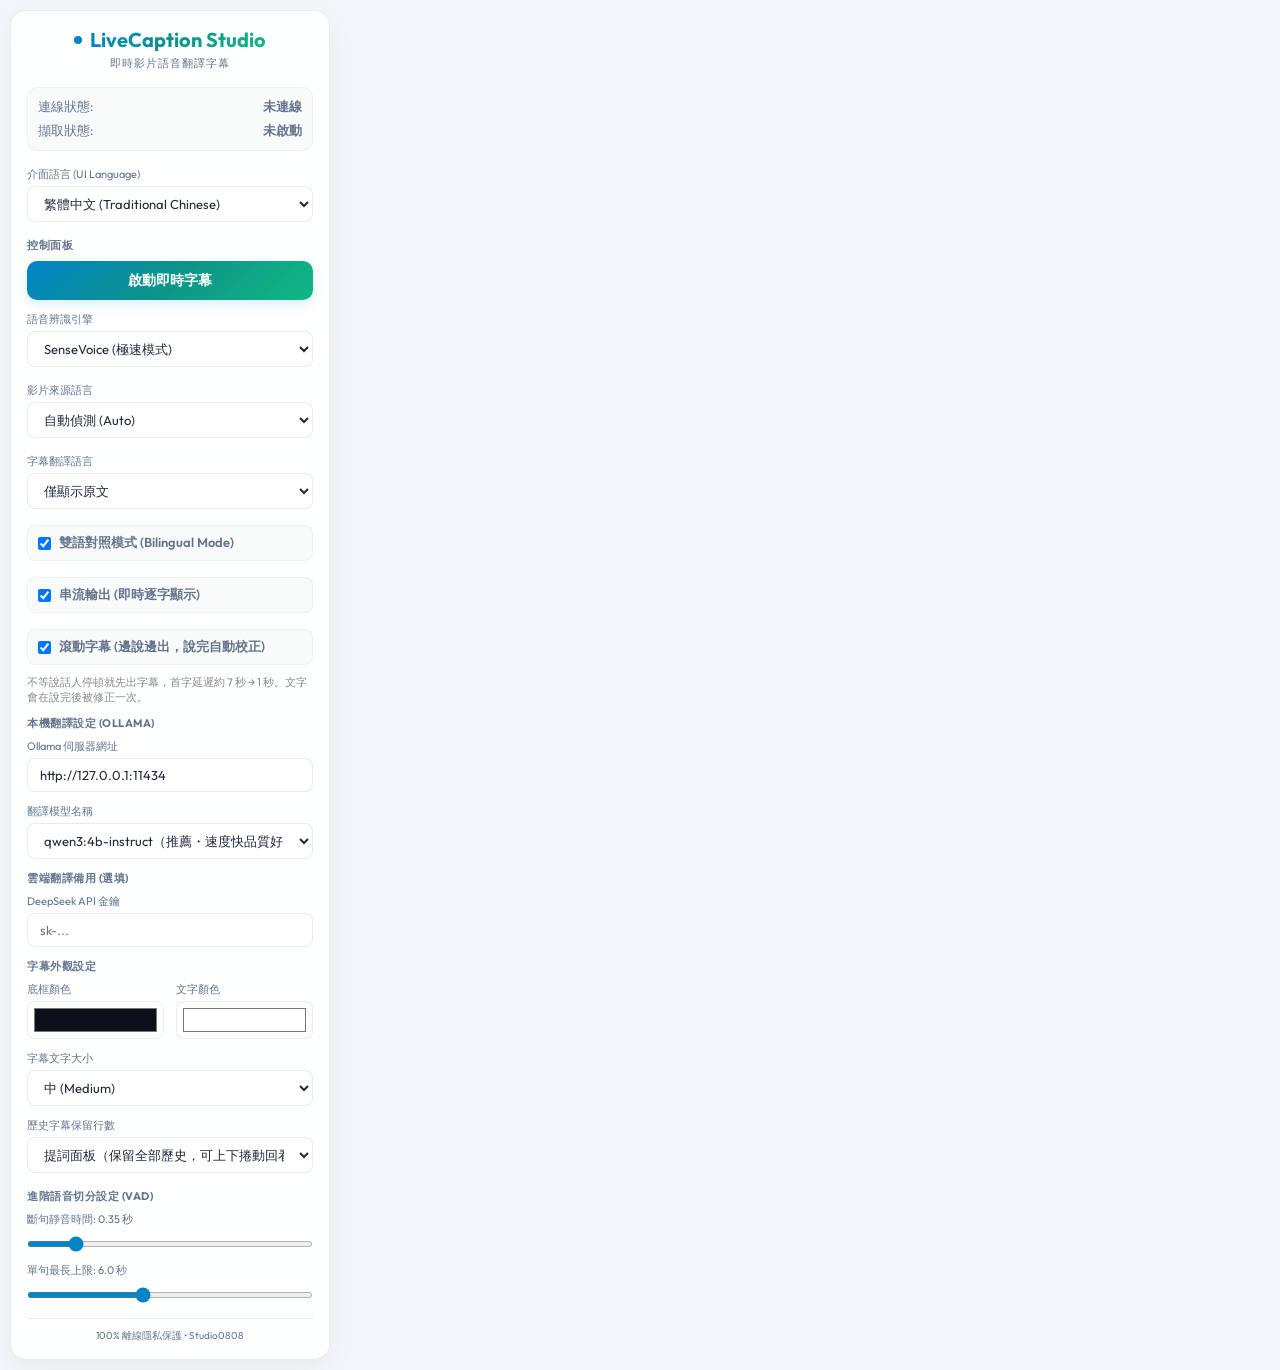
<file: extension/popup.html>
<!DOCTYPE html>
<html>
<head>
  <meta charset="utf-8">
  <link rel="stylesheet" href="popup.css">
  <link href="https://fonts.googleapis.com/css2?family=Outfit:wght@300;400;600;700&display=swap" rel="stylesheet">
</head>
<body>
  <div class="card">
    <div class="header">
      <div class="logo">
        <span class="pulse"></span>
        <h1>LiveCaption Studio</h1>
      </div>
      <p class="subtitle" id="subtitle-desc">即時影片語音翻譯字幕</p>
    </div>

    <div class="status-container">
      <div class="status-item">
        <span class="label">連線狀態:</span>
        <span id="connection-status" class="status offline">未連線</span>
      </div>
      <div class="status-item">
        <span class="label">擷取狀態:</span>
        <span id="capture-status" class="status inactive">未啟動</span>
      </div>
    </div>

    <div class="input-group" style="margin-bottom: 16px;">
      <label for="ui-lang" id="label-ui-lang">介面語言 (UI Language)</label>
      <select id="ui-lang" style="cursor: pointer;">
        <option value="zh-TW" selected>繁體中文 (Traditional Chinese)</option>
        <option value="zh-CN">簡體中文 (Simplified Chinese)</option>
        <option value="en">英文 (English)</option>
        <option value="ja">日文 (Japanese)</option>
        <option value="ko">韓文 (Korean)</option>
        <option value="es">西班牙文 (Spanish)</option>
        <option value="fr">法文 (French)</option>
        <option value="de">德文 (German)</option>
        <option value="ru">俄文 (Russian)</option>
      </select>
    </div>

    <div class="section-title" id="title-control-panel">控制面板</div>
    <div class="control-group" style="margin-bottom: 12px;">
      <button id="toggle-btn" class="btn btn-start">啟動即時字幕</button>
    </div>

    <div class="input-group" style="margin-bottom: 16px;">
      <label for="asr-engine" id="label-asr-engine">語音辨識引擎</label>
      <select id="asr-engine" style="cursor: pointer;">
        <option value="sensevoice" id="opt-asr-sensevoice">SenseVoice (極速模式)</option>
        <option value="whisper" id="opt-asr-whisper">Whisper-Small (多國語言/GPU加速)</option>
      </select>
    </div>

    <div class="input-group" style="margin-bottom: 16px;">
      <label for="source-lang" id="label-source-lang">影片來源語言</label>
      <select id="source-lang" style="cursor: pointer;">
        <option value="auto" id="opt-source-auto">自動偵測 (Auto)</option>
        <option value="zh-TW">繁體中文 (Traditional Chinese)</option>
        <option value="zh-CN">簡體中文 (Simplified Chinese)</option>
        <option value="en">英文 (English)</option>
        <option value="ja">日文 (Japanese)</option>
        <option value="ko">韓文 (Korean)</option>
        <option value="es">西班牙文 (Spanish)</option>
        <option value="fr">法文 (French)</option>
        <option value="de">德文 (German)</option>
        <option value="ru">俄文 (Russian)</option>
      </select>
    </div>

    <div class="input-group" style="margin-bottom: 16px;">
      <label for="target-lang" id="label-target-lang">字幕翻譯語言</label>
      <select id="target-lang" style="cursor: pointer;">
        <option value="none" id="opt-target-none" selected>僅顯示原文</option>
        <option value="zh-TW">繁體中文 (Traditional Chinese)</option>
        <option value="zh-CN">簡體中文 (Simplified Chinese)</option>
        <option value="en">英文 (English)</option>
        <option value="ja">日文 (Japanese)</option>
        <option value="ko">韓文 (Korean)</option>
        <option value="es">西班牙文 (Spanish)</option>
        <option value="fr">法文 (French)</option>
        <option value="de">德文 (German)</option>
        <option value="ru">俄文 (Russian)</option>
      </select>
    </div>

    <div class="input-group checkbox-wrapper">
      <input type="checkbox" id="show-bilingual" checked style="width: auto; margin: 0; cursor: pointer;">
      <label for="show-bilingual" id="label-show-bilingual" style="margin: 0; cursor: pointer; font-size: 13px; font-weight: 600;">雙語對照模式 (Bilingual Mode)</label>
    </div>

    <div class="input-group checkbox-wrapper">
      <input type="checkbox" id="stream-translate" checked style="width: auto; margin: 0; cursor: pointer;">
      <label for="stream-translate" id="label-stream-translate" style="margin: 0; cursor: pointer; font-size: 13px; font-weight: 600;">串流輸出 (即時逐字顯示)</label>
    </div>

    <div class="input-group checkbox-wrapper">
      <input type="checkbox" id="rolling-asr" checked style="width: auto; margin: 0; cursor: pointer;">
      <label for="rolling-asr" id="label-rolling-asr" style="margin: 0; cursor: pointer; font-size: 13px; font-weight: 600;">滾動字幕 (邊說邊出，說完自動校正)</label>
    </div>
    <div style="font-size: 11px; color: #888; margin: -6px 0 10px 0; line-height: 1.4;">
      不等說話人停頓就先出字幕，首字延遲約 7 秒 → 1 秒。文字會在說完後被修正一次。
    </div>

    <div class="section-title" id="title-ollama">本機翻譯設定 (Ollama)</div>
    <div class="input-group">
      <label for="ollama-url">Ollama 伺服器網址</label>
      <input type="text" id="ollama-url" value="http://127.0.0.1:11434" placeholder="http://127.0.0.1:11434">
    </div>

    <div class="input-group">
      <label for="model-name">翻譯模型名稱</label>
      <select id="model-name" style="cursor: pointer;">
        <option value="qwen3:4b-instruct" selected>qwen3:4b-instruct（推薦・速度快品質好）</option>
        <option value="qwen2.5:3b-instruct">qwen2.5:3b-instruct（最快・偶爾加料）</option>
        <option value="qwen2.5:7b-instruct">qwen2.5:7b-instruct（品質最佳・較慢）</option>
      </select>
    </div>

    <div class="section-title" id="title-deepseek">雲端翻譯備用 (選填)</div>
    <div class="input-group">
      <label for="deepseek-key">DeepSeek API 金鑰</label>
      <input type="password" id="deepseek-key" placeholder="sk-...">
    </div>
    <div class="section-title" id="title-appearance">字幕外觀設定</div>
    <div class="input-group" style="display: flex; gap: 12px; margin-bottom: 12px;">
      <div style="flex: 1;">
        <label for="bg-color">底框顏色</label>
        <input type="color" id="bg-color" value="#0a0f19">
      </div>
      <div style="flex: 1;">
        <label for="text-color">文字顏色</label>
        <input type="color" id="text-color" value="#ffffff">
      </div>
    </div>

    <div class="input-group" style="margin-bottom: 12px;">
      <label for="font-size">字幕文字大小</label>
      <select id="font-size" style="cursor: pointer;">
        <option value="small">小 (Small)</option>
        <option value="medium" selected>中 (Medium)</option>
        <option value="large">大 (Large)</option>
        <option value="xlarge">特大 (X-Large)</option>
      </select>
    </div>

    <div class="input-group" style="margin-bottom: 16px;">
      <label for="history-lines">歷史字幕保留行數</label>
      <select id="history-lines" style="cursor: pointer;">
        <option value="panel" selected>提詞面板（保留全部歷史，可上下捲動回看）</option>
        <option value="0">僅顯示最新單行 (0 行歷史)</option>
        <option value="1">顯示最新 + 前 1 句 (1 行歷史)</option>
        <option value="2">顯示最新 + 前 2 句 (2 行歷史)</option>
      </select>
    </div>

    <div class="section-title" id="title-vad">進階語音切分設定 (VAD)</div>
    <div class="input-group">
      <label for="min-silence">斷句靜音時間: <span id="min-silence-val">0.35</span> 秒</label>
      <input type="range" id="min-silence" min="0.2" max="1.2" step="0.05" value="0.35" style="width: 100%; margin: 4px 0;">
    </div>
    <div class="input-group">
      <label for="max-speech">單句最長上限: <span id="max-speech-val">6.0</span> 秒</label>
      <input type="range" id="max-speech" min="2.0" max="12.0" step="0.5" value="6.0" style="width: 100%; margin: 4px 0;">
    </div>
    
    <div class="footer">
      <p id="footer-text">100% 離線隱私保護 • Studio0808</p>
    </div>
  </div>
  <script src="popup.js"></script>
</body>
</html>
</file>
<file: extension/popup.css>
:root {
  --bg-color: #f4f7fa;
  --card-bg: rgba(255, 255, 255, 0.9);
  --border-color: rgba(0, 0, 0, 0.08);
  --text-primary: #1e293b;
  --text-secondary: #64748b;
  --primary-color: #0284c7;
  --primary-glow: rgba(2, 132, 199, 0.2);
  --success-color: #10b981;
  --success-glow: rgba(16, 185, 129, 0.2);
  --danger-color: #ef4444;
}

body {
  margin: 0;
  padding: 10px;
  width: 320px;
  background-color: var(--bg-color);
  font-family: 'Outfit', sans-serif;
  color: var(--text-primary);
  overflow-x: hidden;
}

.card {
  background: var(--card-bg);
  backdrop-filter: blur(12px);
  -webkit-backdrop-filter: blur(12px);
  border: 1px solid var(--border-color);
  border-radius: 16px;
  padding: 16px;
  box-shadow: 0 10px 30px rgba(0, 0, 0, 0.05);
}

.header {
  text-align: center;
  margin-bottom: 16px;
}

.logo {
  display: flex;
  align-items: center;
  justify-content: center;
  gap: 8px;
}

.logo h1 {
  font-size: 20px;
  font-weight: 700;
  margin: 0;
  background: linear-gradient(135deg, #0284c7 0%, #0d9488 50%, #10b981 100%);
  -webkit-background-clip: text;
  -webkit-text-fill-color: transparent;
}

.pulse {
  width: 8px;
  height: 8px;
  border-radius: 50%;
  background-color: var(--primary-color);
  box-shadow: 0 0 0 0 var(--primary-glow);
  animation: pulse-animation 2s infinite;
}

@keyframes pulse-animation {
  0% {
    box-shadow: 0 0 0 0 var(--primary-glow);
  }
  70% {
    box-shadow: 0 0 0 6px rgba(2, 132, 199, 0);
  }
  100% {
    box-shadow: 0 0 0 0 rgba(2, 132, 199, 0);
  }
}

.subtitle {
  font-size: 11px;
  color: var(--text-secondary);
  margin: 4px 0 0 0;
  letter-spacing: 1px;
}

.status-container {
  display: flex;
  flex-direction: column;
  gap: 6px;
  background: rgba(0, 0, 0, 0.02);
  border-radius: 10px;
  padding: 10px;
  margin-bottom: 16px;
  font-size: 13px;
  border: 1px solid rgba(0, 0, 0, 0.04);
}

.status-item {
  display: flex;
  justify-content: space-between;
}

.label {
  color: var(--text-secondary);
}

.status {
  font-weight: 600;
}

.status.offline {
  color: var(--text-secondary);
}

.status.online {
  color: var(--success-color);
}

.status.inactive {
  color: var(--text-secondary);
}

.status.active {
  color: var(--primary-color);
}

.section-title {
  font-size: 11px;
  font-weight: 700;
  text-transform: uppercase;
  color: var(--text-secondary);
  margin-bottom: 8px;
  letter-spacing: 0.5px;
}

.control-group {
  margin-bottom: 16px;
}

.btn {
  width: 100%;
  padding: 10px;
  border: none;
  border-radius: 10px;
  font-family: 'Outfit', sans-serif;
  font-size: 14px;
  font-weight: 600;
  cursor: pointer;
  transition: all 0.3s cubic-bezier(0.4, 0, 0.2, 1);
  outline: none;
}

.btn-start {
  background: linear-gradient(135deg, #0284c7 0%, #0d9488 50%, #10b981 100%);
  color: white;
  box-shadow: 0 4px 12px rgba(2, 132, 199, 0.15);
}

.btn-start:hover {
  background: linear-gradient(135deg, #025a87 0%, #0a7168 50%, #0c8c62 100%);
  box-shadow: 0 6px 16px rgba(2, 132, 199, 0.25);
  transform: translateY(-1px);
}

.btn-stop {
  background: linear-gradient(135deg, #ef4444, #dc2626);
  color: white;
  box-shadow: 0 4px 12px rgba(239, 68, 68, 0.15);
}

.btn-stop:hover {
  background: linear-gradient(135deg, #b91c1c, #dc2626);
  box-shadow: 0 6px 16px rgba(239, 68, 68, 0.25);
  transform: translateY(-1px);
}

.input-group {
  margin-bottom: 12px;
}

.input-group label {
  display: block;
  font-size: 11px;
  color: var(--text-secondary);
  margin-bottom: 4px;
}

.input-group input, .input-group select {
  width: 100%;
  box-sizing: border-box;
  padding: 8px 12px;
  background: #ffffff;
  border: 1px solid rgba(0, 0, 0, 0.08);
  border-radius: 8px;
  color: var(--text-primary);
  font-family: 'Outfit', sans-serif;
  font-size: 13px;
  transition: all 0.3s;
}

.input-group input:focus, .input-group select:focus {
  outline: none;
  border-color: var(--primary-color);
  box-shadow: 0 0 0 3px rgba(2, 132, 199, 0.15);
  background: #ffffff;
}

.input-group select option {
  background: #ffffff;
  color: var(--text-primary);
}

.input-group input[type="color"] {
  height: 38px;
  padding: 2px 4px;
  cursor: pointer;
}

.input-group input[type="range"] {
  accent-color: var(--primary-color);
  background: rgba(0, 0, 0, 0.05);
  height: 6px;
  border-radius: 3px;
  border: none;
  padding: 0;
  cursor: pointer;
}

.checkbox-wrapper {
  display: flex;
  align-items: center;
  gap: 8px;
  margin-bottom: 16px;
  background: rgba(0, 0, 0, 0.02);
  padding: 8px 10px;
  border-radius: 8px;
  border: 1px solid rgba(0, 0, 0, 0.04);
}

.footer {
  text-align: center;
  margin-top: 16px;
  border-top: 1px solid var(--border-color);
  padding-top: 10px;
}

.footer p {
  font-size: 10px;
  color: var(--text-secondary);
  margin: 0;
}
</file>
